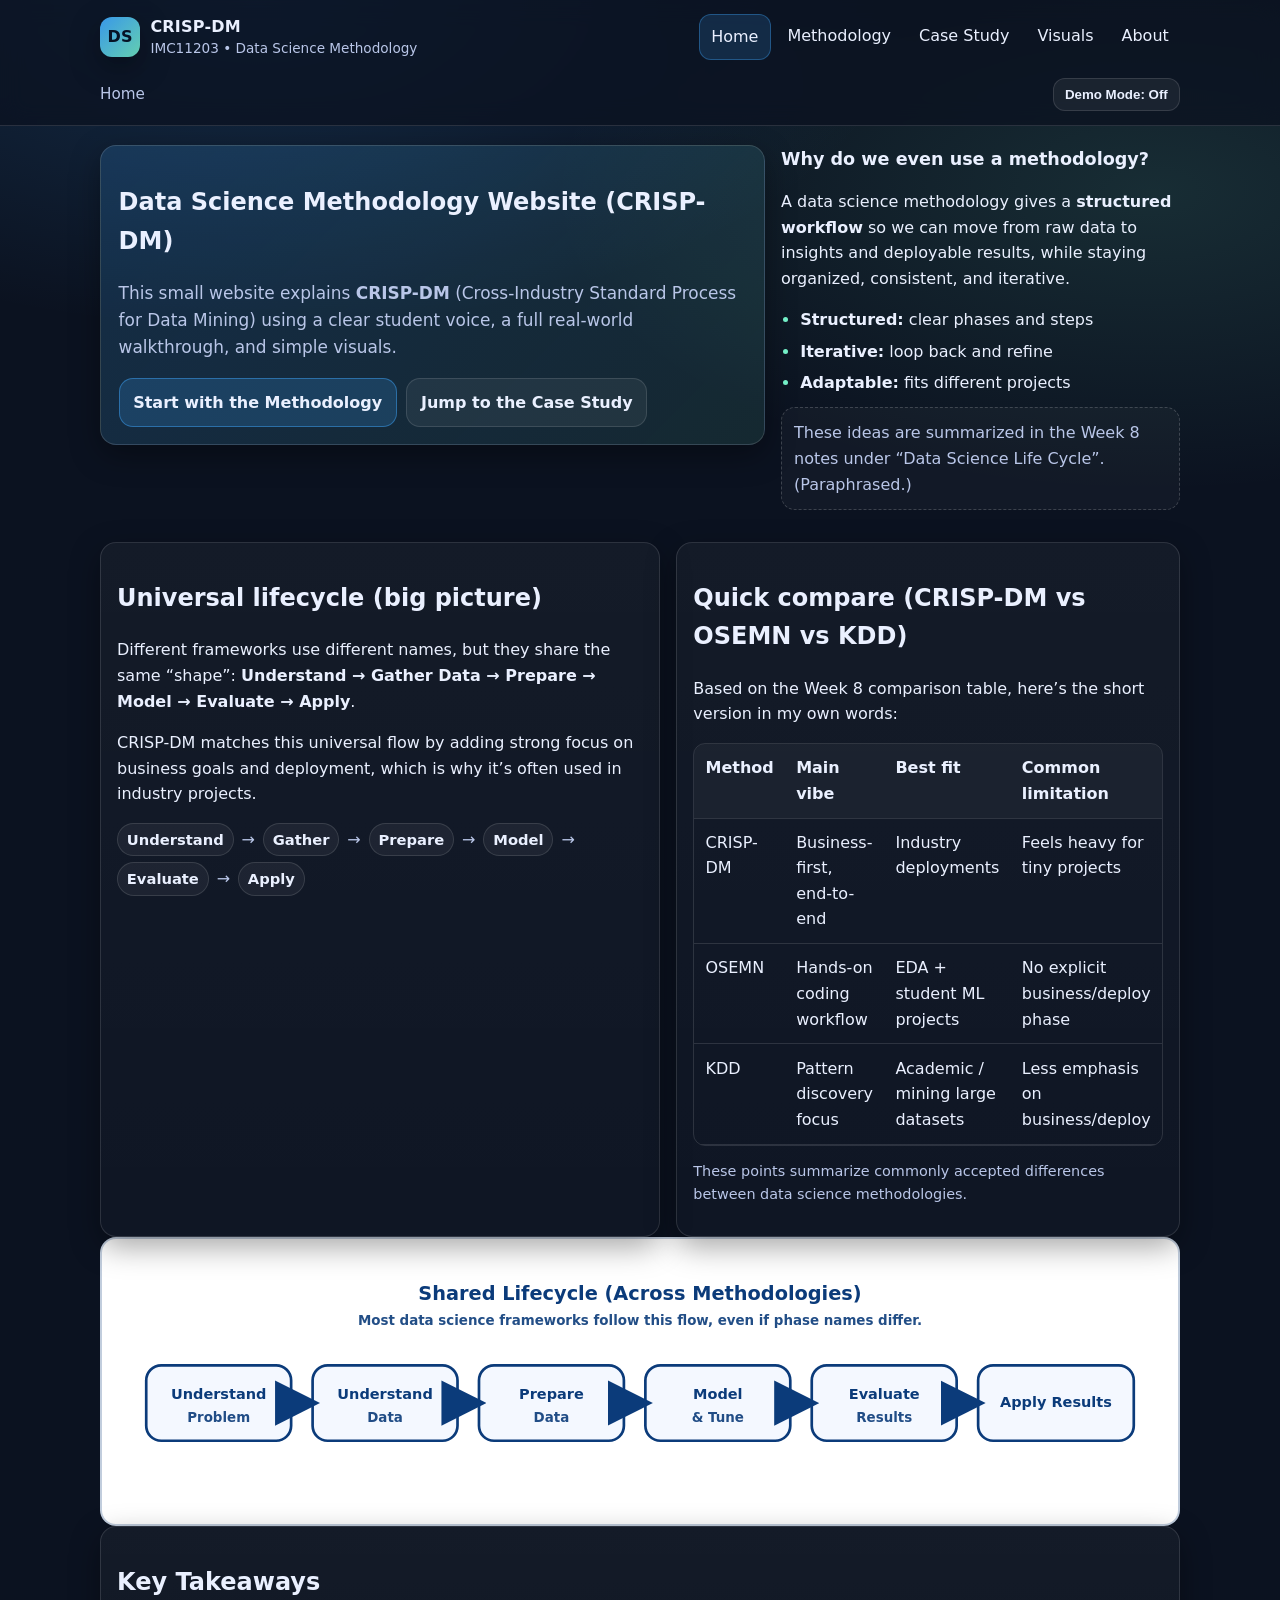
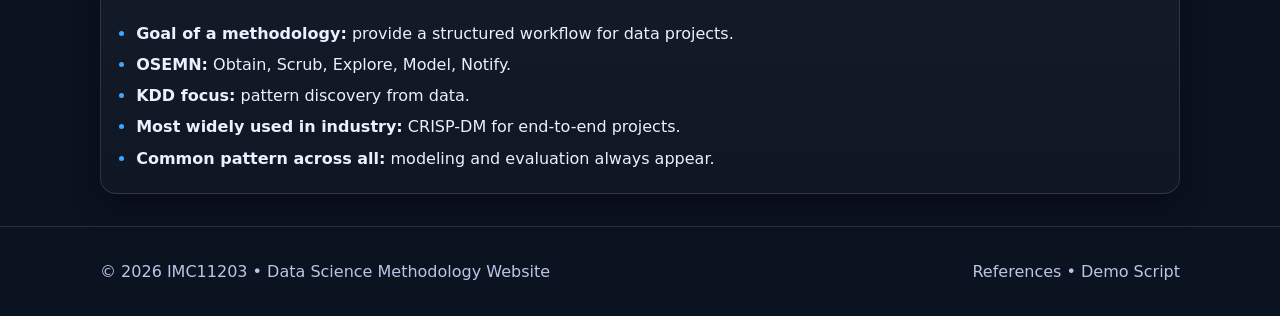
<file: index.html>
<!doctype html>
<html lang="en">
<head>
  <meta charset="utf-8" />
  <meta name="viewport" content="width=device-width, initial-scale=1" />
  <meta name="description" content="IMC11203 Assignment: Data Science Methodology with Web Development (CRISP-DM website)." />
  <meta name="theme-color" content="#0b3b7a" />
  <title>Home • CRISP-DM Methodology Site</title>

  <link rel="icon" href="assets/favicon.svg" type="image/svg+xml" />
  <link rel="stylesheet" href="styles/main.css" />
  <script defer src="scripts/main.js"></script>
</head>

<body data-page="home">
  <a class="skip-link" href="#main">Skip to main content</a>

  <header class="site-header" role="banner">
    <div class="wrap header-row">
      <div class="brand">
        <a class="brand-link" href="index.html" aria-label="Go to Home">
          <span class="brand-mark" aria-hidden="true">DS</span>
          <span class="brand-text">
            <span class="brand-title">CRISP-DM</span>
            <span class="brand-subtitle">IMC11203 • Data Science Methodology</span>
          </span>
        </a>
      </div>

      <nav class="top-nav" aria-label="Primary navigation">
        <button class="nav-toggle" type="button" data-nav-toggle aria-expanded="false" aria-controls="navList">
          Menu
        </button>
        <ul id="navList" class="nav-list">
          <li><a href="index.html" data-nav="home">Home</a></li>
          <li><a href="methodology.html" data-nav="methodology">Methodology</a></li>
          <li><a href="case-study.html" data-nav="case-study">Case Study</a></li>
          <li><a href="visuals.html" data-nav="visuals">Visuals</a></li>
          <li><a href="about.html" data-nav="about">About</a></li>
        </ul>
      </nav>
    </div>

    <div class="wrap breadcrumb-row" aria-label="Breadcrumb">
      <nav class="breadcrumbs">
        <span class="crumb" aria-current="page">Home</span>
      </nav>

      <div class="header-actions">
        <button class="demo-toggle" type="button" data-demo-toggle>
          Demo Mode: <span data-demo-label>Off</span>
        </button>
      </div>
    </div>
  </header>

  <main id="main" class="wrap" role="main">
    <section class="hero">
      <div class="hero-card">
        <h1>Data Science Methodology Website (CRISP-DM)</h1>
        <p class="lead">
          This small website explains <strong>CRISP-DM</strong> (Cross-Industry Standard Process for Data Mining)
          using a clear student voice, a full real-world walkthrough, and simple visuals.
        </p>

        <div class="callouts" data-demo-callout data-demo-only>
          <p><strong>Demo tip:</strong> Turn on <em>Demo Mode</em> in the header to reveal guided callouts for your 10-minute presentation.</p>
        </div>

        <div class="hero-actions">
          <a class="btn primary" href="methodology.html">Start with the Methodology</a>
          <a class="btn" href="case-study.html">Jump to the Case Study</a>
        </div>
      </div>

      <aside class="hero-side">
        <div class="info-card">
          <h2 class="h3">Why do we even use a methodology?</h2>
          <p>
            A data science methodology gives a <strong>structured workflow</strong> so we can move from raw data
            to insights and deployable results, while staying organized, consistent, and iterative.
          </p>
          <ul class="tick">
            <li><strong>Structured:</strong> clear phases and steps</li>
            <li><strong>Iterative:</strong> loop back and refine</li>
            <li><strong>Adaptable:</strong> fits different projects</li>
          </ul>
          <p class="note">
            These ideas are summarized in the Week 8 notes under “Data Science Life Cycle”. (Paraphrased.) 
          </p>
        </div>
      </aside>
    </section>

    <section class="grid two">
      <article class="card">
        <h2>Universal lifecycle (big picture)</h2>
        <p>
          Different frameworks use different names, but they share the same “shape”:
          <strong>Understand → Gather Data → Prepare → Model → Evaluate → Apply</strong>.
        </p>
        <p>
          CRISP-DM matches this universal flow by adding strong focus on business goals and deployment,
          which is why it’s often used in industry projects.
        </p>

        <div class="mini-flow" role="group" aria-label="Universal lifecycle flow">
          <span class="pill">Understand</span>
          <span class="arrow" aria-hidden="true">→</span>
          <span class="pill">Gather</span>
          <span class="arrow" aria-hidden="true">→</span>
          <span class="pill">Prepare</span>
          <span class="arrow" aria-hidden="true">→</span>
          <span class="pill">Model</span>
          <span class="arrow" aria-hidden="true">→</span>
          <span class="pill">Evaluate</span>
          <span class="arrow" aria-hidden="true">→</span>
          <span class="pill">Apply</span>
        </div>

        <div class="callouts" data-demo-callout>
          <p>
            <strong>Demo line:</strong> “Even though names differ (OSEMN, KDD, CRISP-DM), they all follow the same core workflow.”
          </p>
        </div>
      </article>

      <article class="card">
        <h2>Quick compare (CRISP-DM vs OSEMN vs KDD)</h2>
        <p>
          Based on the Week 8 comparison table, here’s the short version in my own words:
        </p>

        <div class="table-wrap" role="region" aria-label="Methodology comparison table" tabindex="0">
          <table class="table">
            <thead>
              <tr>
                <th>Method</th>
                <th>Main vibe</th>
                <th>Best fit</th>
                <th>Common limitation</th>
              </tr>
            </thead>
            <tbody>
              <tr>
                <td>CRISP-DM</td>
                <td>Business-first, end-to-end</td>
                <td>Industry deployments</td>
                <td>Feels heavy for tiny projects</td>
              </tr>
              <tr>
                <td>OSEMN</td>
                <td>Hands-on coding workflow</td>
                <td>EDA + student ML projects</td>
                <td>No explicit business/deploy phase</td>
              </tr>
              <tr>
                <td>KDD</td>
                <td>Pattern discovery focus</td>
                <td>Academic / mining large datasets</td>
                <td>Less emphasis on business/deploy</td>
              </tr>
            </tbody>
          </table>
        </div>

        <p class="fineprint">
          These points summarize commonly accepted differences between data science methodologies.
        </p>
      </article>
    </section>

	<div class="figure-frame">
	  <img class="figure" src="assets/ds-lifecycle.svg"
		   alt="Shared data science lifecycle: understand problem, understand data, prepare data, model, evaluate, and apply results."
		   loading="lazy">
	</div>

    <section class="card">
      <h2>Key Takeaways</h2>
      <ul class="bullets">
        <li><strong>Goal of a methodology:</strong> provide a structured workflow for data projects.</li>
        <li><strong>OSEMN:</strong> Obtain, Scrub, Explore, Model, Notify.</li>
        <li><strong>KDD focus:</strong> pattern discovery from data.</li>
        <li><strong>Most widely used in industry:</strong> CRISP-DM for end-to-end projects.</li>
        <li><strong>Common pattern across all:</strong> modeling and evaluation always appear.</li>
      </ul>

      <div class="callouts" data-demo-callout>
        <p>
          <strong>Demo tip:</strong> Mention 1–2 of these points to show you understand the lecture quiz content.
        </p>
      </div>
    </section>

    <section class="rubric-map" aria-label="Rubric Map" data-demo-only>
      <h2 class="h3">Rubric Map (this page)</h2>
      <ul class="rubric-tags">
        <li>Understanding of Methodology</li>
        <li>Design/UX & Visuals</li>
        <li>Website Functionality & Technical Implementation</li>
        <li>Ability to Perform Technical Demonstration</li>
      </ul>
      <p class="small">
        This page introduces the problem-to-solution lifecycle, gives a quick compare of methodologies, and demonstrates navigation + Demo Mode.
      </p>
    </section>
  </main>

  <footer class="site-footer" role="contentinfo">
    <div class="wrap footer-row">
      <p>© <span data-year></span> IMC11203 • Data Science Methodology Website</p>
      <p><a href="about.html#references">References</a> • <a href="about.html#demo">Demo Script</a></p>
    </div>
  </footer>
</body>
</html>
</file>
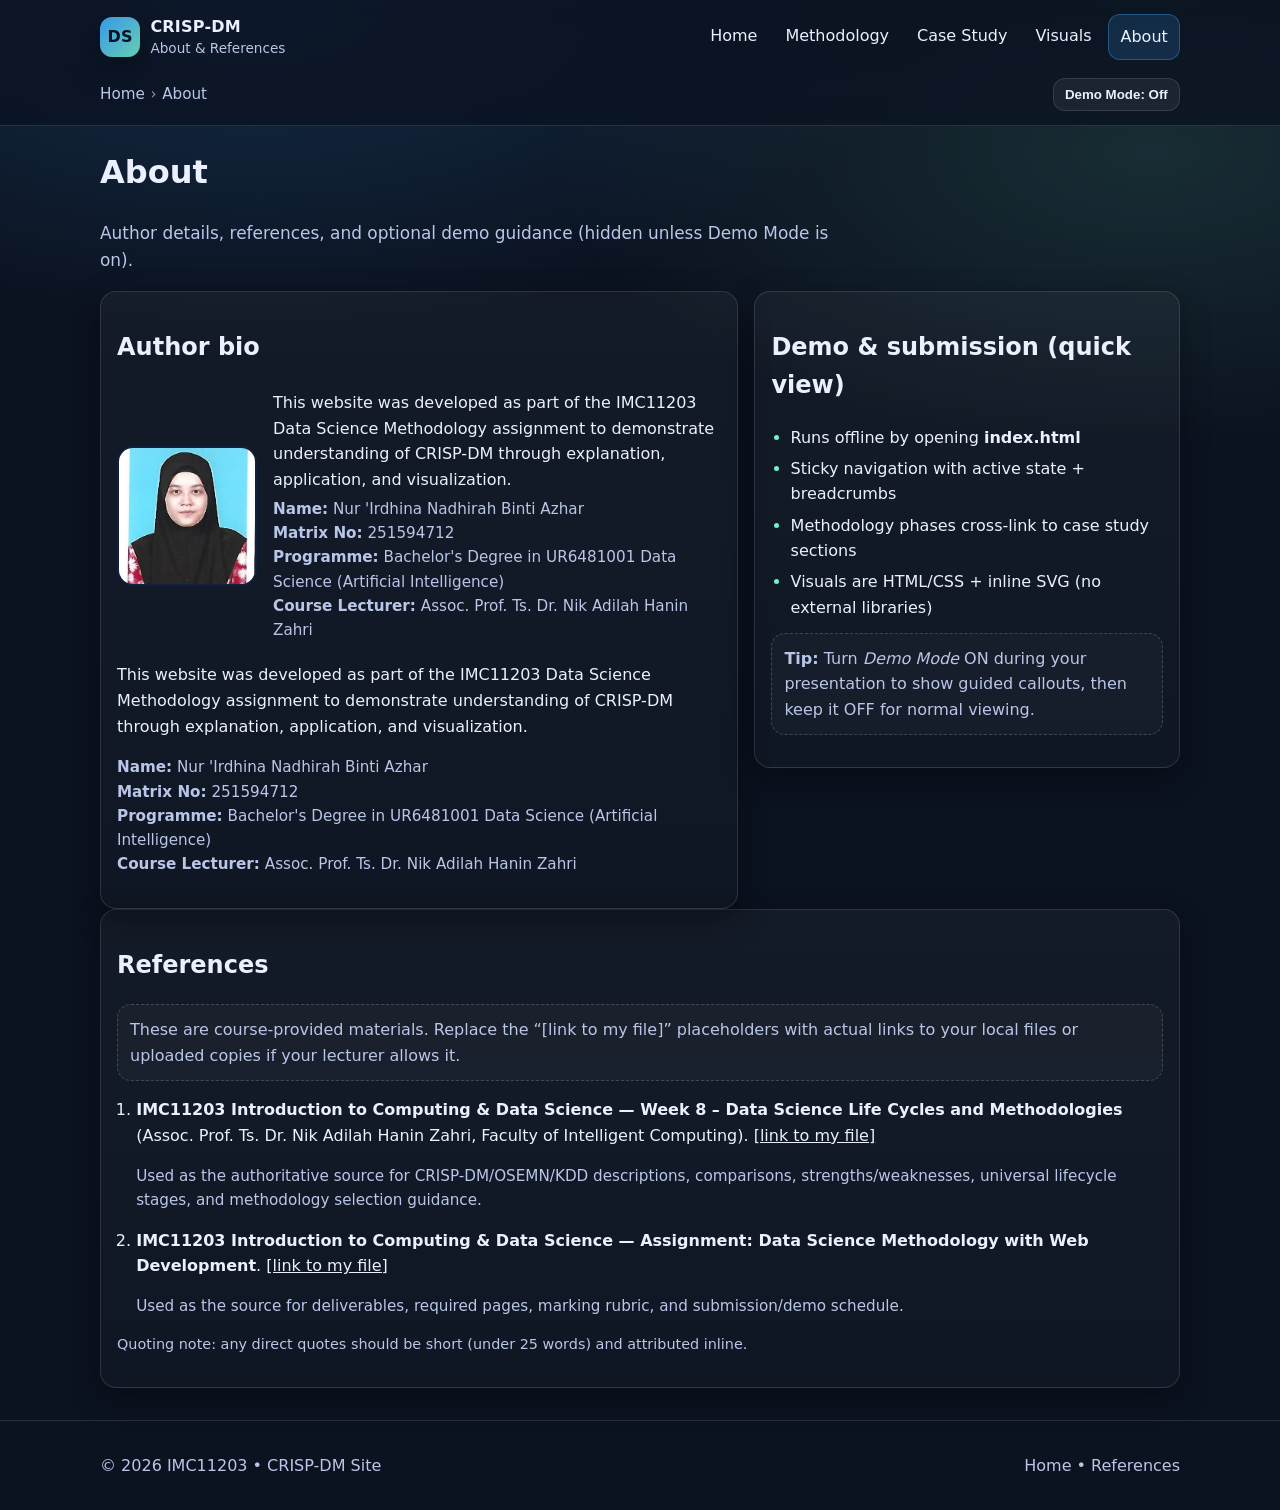
<file: about.html>
<!doctype html>
<html lang="en">
<head>
  <meta charset="utf-8" />
  <meta name="viewport" content="width=device-width, initial-scale=1" />
  <meta name="description" content="About the author, references, demo checklist, and submission steps for the IMC11203 assignment." />
  <meta name="theme-color" content="#0b3b7a" />
  <title>About • CRISP-DM</title>

  <link rel="icon" href="assets/favicon.svg" type="image/svg+xml" />
  <link rel="stylesheet" href="styles/main.css" />
  <script defer src="scripts/main.js"></script>
</head>

<body data-page="about">
  <a class="skip-link" href="#main">Skip to main content</a>

  <header class="site-header" role="banner">
    <div class="wrap header-row">
      <div class="brand">
        <a class="brand-link" href="index.html" aria-label="Go to Home">
          <span class="brand-mark" aria-hidden="true">DS</span>
          <span class="brand-text">
            <span class="brand-title">CRISP-DM</span>
            <span class="brand-subtitle">About & References</span>
          </span>
        </a>
      </div>

      <nav class="top-nav" aria-label="Primary navigation">
        <button class="nav-toggle" type="button" data-nav-toggle aria-expanded="false" aria-controls="navList">
          Menu
        </button>
        <ul id="navList" class="nav-list">
          <li><a href="index.html" data-nav="home">Home</a></li>
          <li><a href="methodology.html" data-nav="methodology">Methodology</a></li>
          <li><a href="case-study.html" data-nav="case-study">Case Study</a></li>
          <li><a href="visuals.html" data-nav="visuals">Visuals</a></li>
          <li><a href="about.html" data-nav="about">About</a></li>
        </ul>
      </nav>
    </div>

    <div class="wrap breadcrumb-row" aria-label="Breadcrumb">
      <nav class="breadcrumbs">
        <a class="crumb" href="index.html">Home</a>
        <span class="sep" aria-hidden="true">›</span>
        <span class="crumb" aria-current="page">About</span>
      </nav>

      <div class="header-actions">
        <button class="demo-toggle" type="button" data-demo-toggle>
          Demo Mode: <span data-demo-label>Off</span>
        </button>
      </div>
    </div>
  </header>

  <main id="main" class="wrap" role="main">
    <header class="page-head">
      <h1>About</h1>
      <p class="lead">Author details, references, and optional demo guidance (hidden unless Demo Mode is on).</p>
    </header>

    <!-- Two-column section (prevents empty layout on desktop) -->
    <section class="grid two" aria-label="About overview">
      <article class="card">
        <h2>Author bio</h2>
		<div class="author">
	  <img
		src="assets/author.jpg"
		alt="Portrait of Nur 'Irdhina Nadhirah Binti Azhar, author of the CRISP-DM methodology website"
		class="author-photo"
		loading="lazy"
	  />

	  <div class="author-text">
		<p>
		  This website was developed as part of the IMC11203 Data Science Methodology
		  assignment to demonstrate understanding of CRISP-DM through explanation,
		  application, and visualization.
		</p>

		<p class="small">
		  <strong>Name:</strong> Nur 'Irdhina Nadhirah Binti Azhar<br />
		  <strong>Matrix No:</strong> 251594712<br />
		  <strong>Programme:</strong> Bachelor's Degree in UR6481001 Data Science (Artificial Intelligence)<br />
		  <strong>Course Lecturer:</strong> Assoc. Prof. Ts. Dr. Nik Adilah Hanin Zahri
		</p>
	  </div>
	</div>

        <p>
          This website was developed as part of the IMC11203 Data Science Methodology assignment to demonstrate
          understanding of CRISP-DM through explanation, application, and visualization.
        </p>

        <p class="small">
          <strong>Name:</strong> Nur 'Irdhina Nadhirah Binti Azhar<br />
          <strong>Matrix No:</strong> 251594712<br />
          <strong>Programme:</strong> Bachelor's Degree in UR6481001 Data Science (Artificial Intelligence)<br />
          <strong>Course Lecturer:</strong> Assoc. Prof. Ts. Dr. Nik Adilah Hanin Zahri
        </p>

        <!-- Demo-only callout -->
        <div class="callouts" data-demo-callout data-demo-only>
          <p><strong>Demo tip:</strong> Mention accessibility features: skip link, landmarks, heading order, keyboard focus.</p>
        </div>
      </article>

      <article class="card">
        <h2>Demo & submission (quick view)</h2>
        <ul class="tick">
          <li>Runs offline by opening <strong>index.html</strong></li>
          <li>Sticky navigation with active state + breadcrumbs</li>
          <li>Methodology phases cross-link to case study sections</li>
          <li>Visuals are HTML/CSS + inline SVG (no external libraries)</li>
        </ul>

        <p class="note">
          <strong>Tip:</strong> Turn <em>Demo Mode</em> ON during your presentation to show guided callouts,
          then keep it OFF for normal viewing.
        </p>

        <!-- Demo-only callout -->
        <div class="callouts" data-demo-callout data-demo-only>
          <p><strong>Demo tip:</strong> Show <code>styles/main.css</code> (mobile-first + print CSS) and <code>scripts/main.js</code> (Demo Mode toggle).</p>
        </div>
      </article>
    </section>

    <!-- References (required content) -->
    <section class="card" id="references">
      <h2>References</h2>
      <p class="note">
        These are course-provided materials. Replace the “[link to my file]” placeholders with actual links to your local files
        or uploaded copies if your lecturer allows it.
      </p>

      <ol class="refs">
        <li>
          <strong>IMC11203 Introduction to Computing &amp; Data Science — Week 8 – Data Science Life Cycles and Methodologies</strong>
          (Assoc. Prof. Ts. Dr. Nik Adilah Hanin Zahri, Faculty of Intelligent Computing).
          <a href="#" aria-label="Placeholder link to Week 8 PDF">[link to my file]</a>
          <p class="small">
            Used as the authoritative source for CRISP-DM/OSEMN/KDD descriptions, comparisons, strengths/weaknesses,
            universal lifecycle stages, and methodology selection guidance.
          </p>
        </li>

        <li>
          <strong>IMC11203 Introduction to Computing &amp; Data Science — Assignment: Data Science Methodology with Web Development</strong>.
          <a href="#" aria-label="Placeholder link to Assignment PDF">[link to my file]</a>
          <p class="small">
            Used as the source for deliverables, required pages, marking rubric, and submission/demo schedule.
          </p>
        </li>
      </ol>

      <p class="fineprint">
        Quoting note: any direct quotes should be short (under 25 words) and attributed inline.
      </p>
    </section>

    <!-- Rubric map (demo-only) -->
    <section class="rubric-map" aria-label="Rubric Map" data-demo-only>
      <h2 class="h3">Rubric Map (this page)</h2>
      <ul class="rubric-tags">
        <li>Ability to Perform Technical Demonstration</li>
        <li>Website Functionality &amp; Technical Implementation</li>
        <li>Design/UX &amp; Visual Appeal</li>
        <li>Visual Elements &amp; Web Content Presentation</li>
      </ul>
      <p class="small">
        This page provides author details and the required references. Demo-only guidance is hidden unless Demo Mode is enabled.
      </p>
    </section>
  </main>

  <footer class="site-footer" role="contentinfo">
    <div class="wrap footer-row">
      <p>© <span data-year></span> IMC11203 • CRISP-DM Site</p>
      <p><a href="index.html">Home</a> • <a href="#references">References</a></p>
    </div>
  </footer>
</body>
</html>
</file>
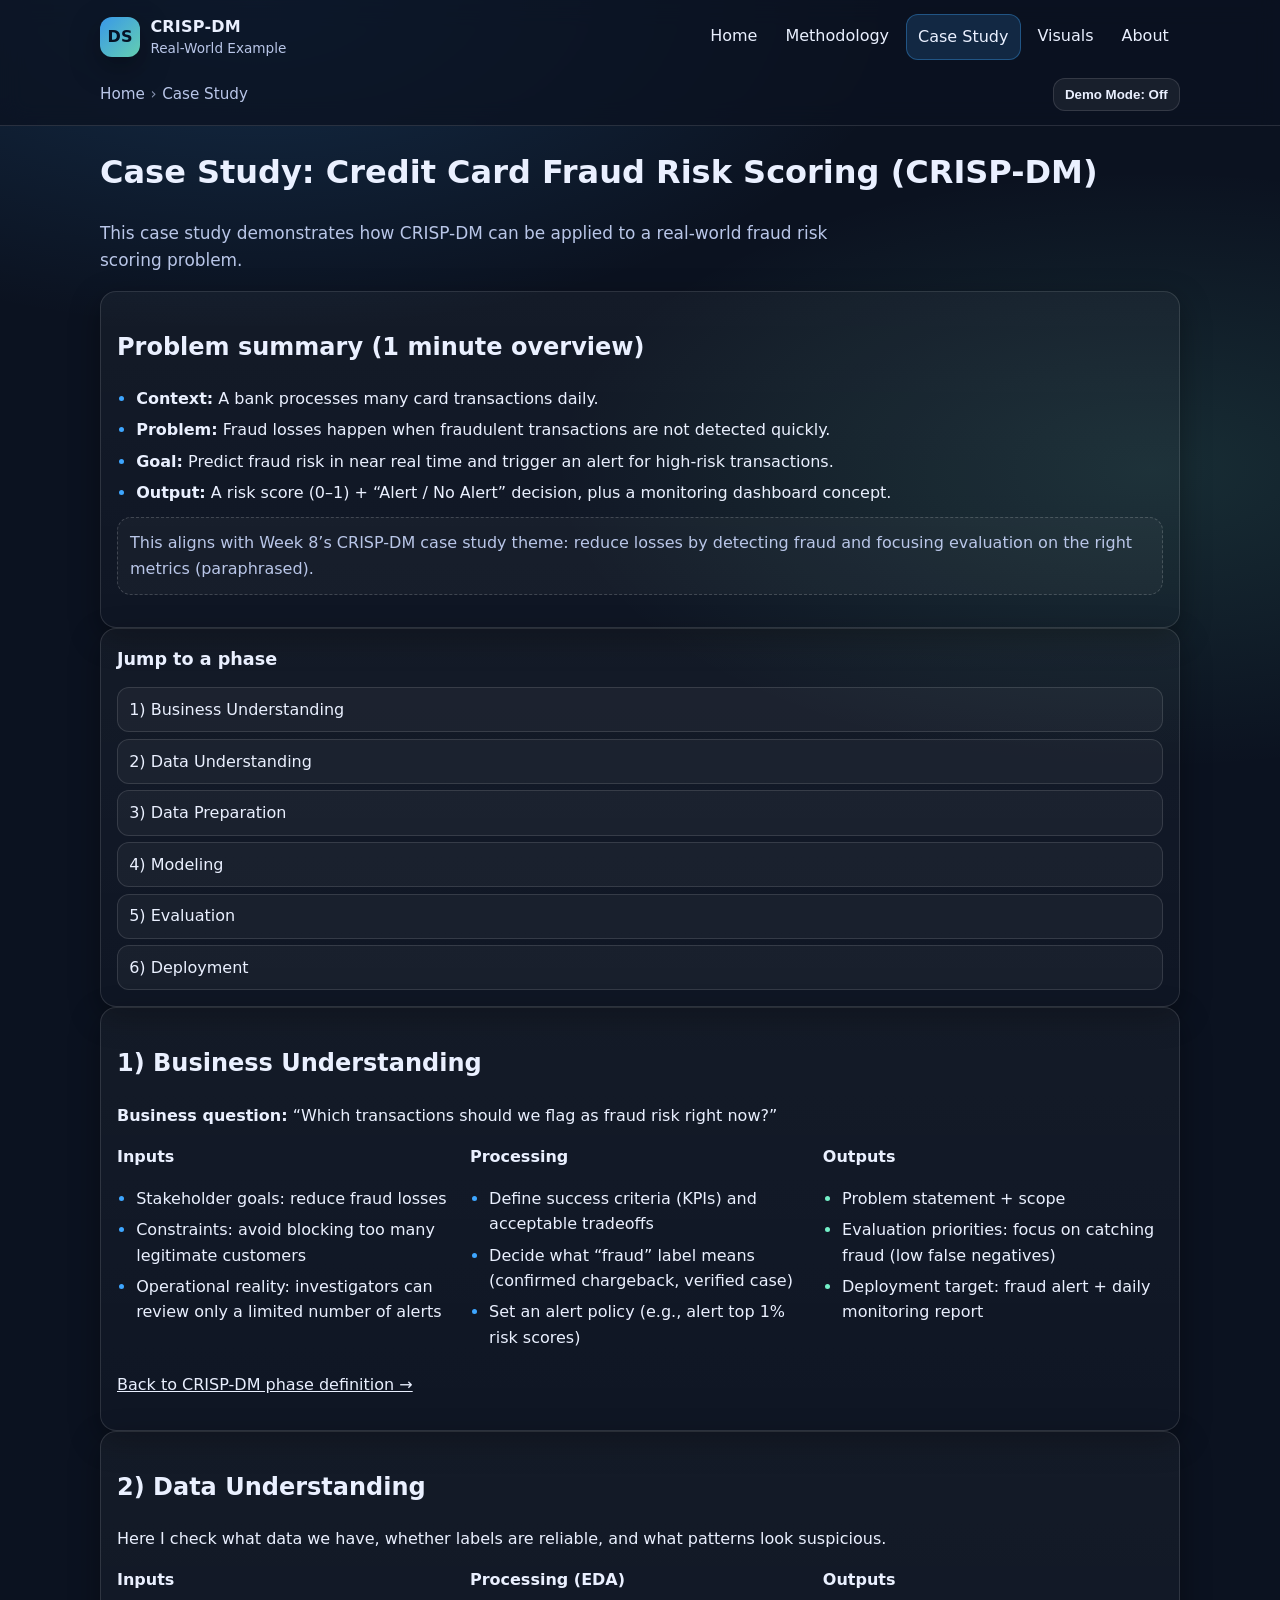
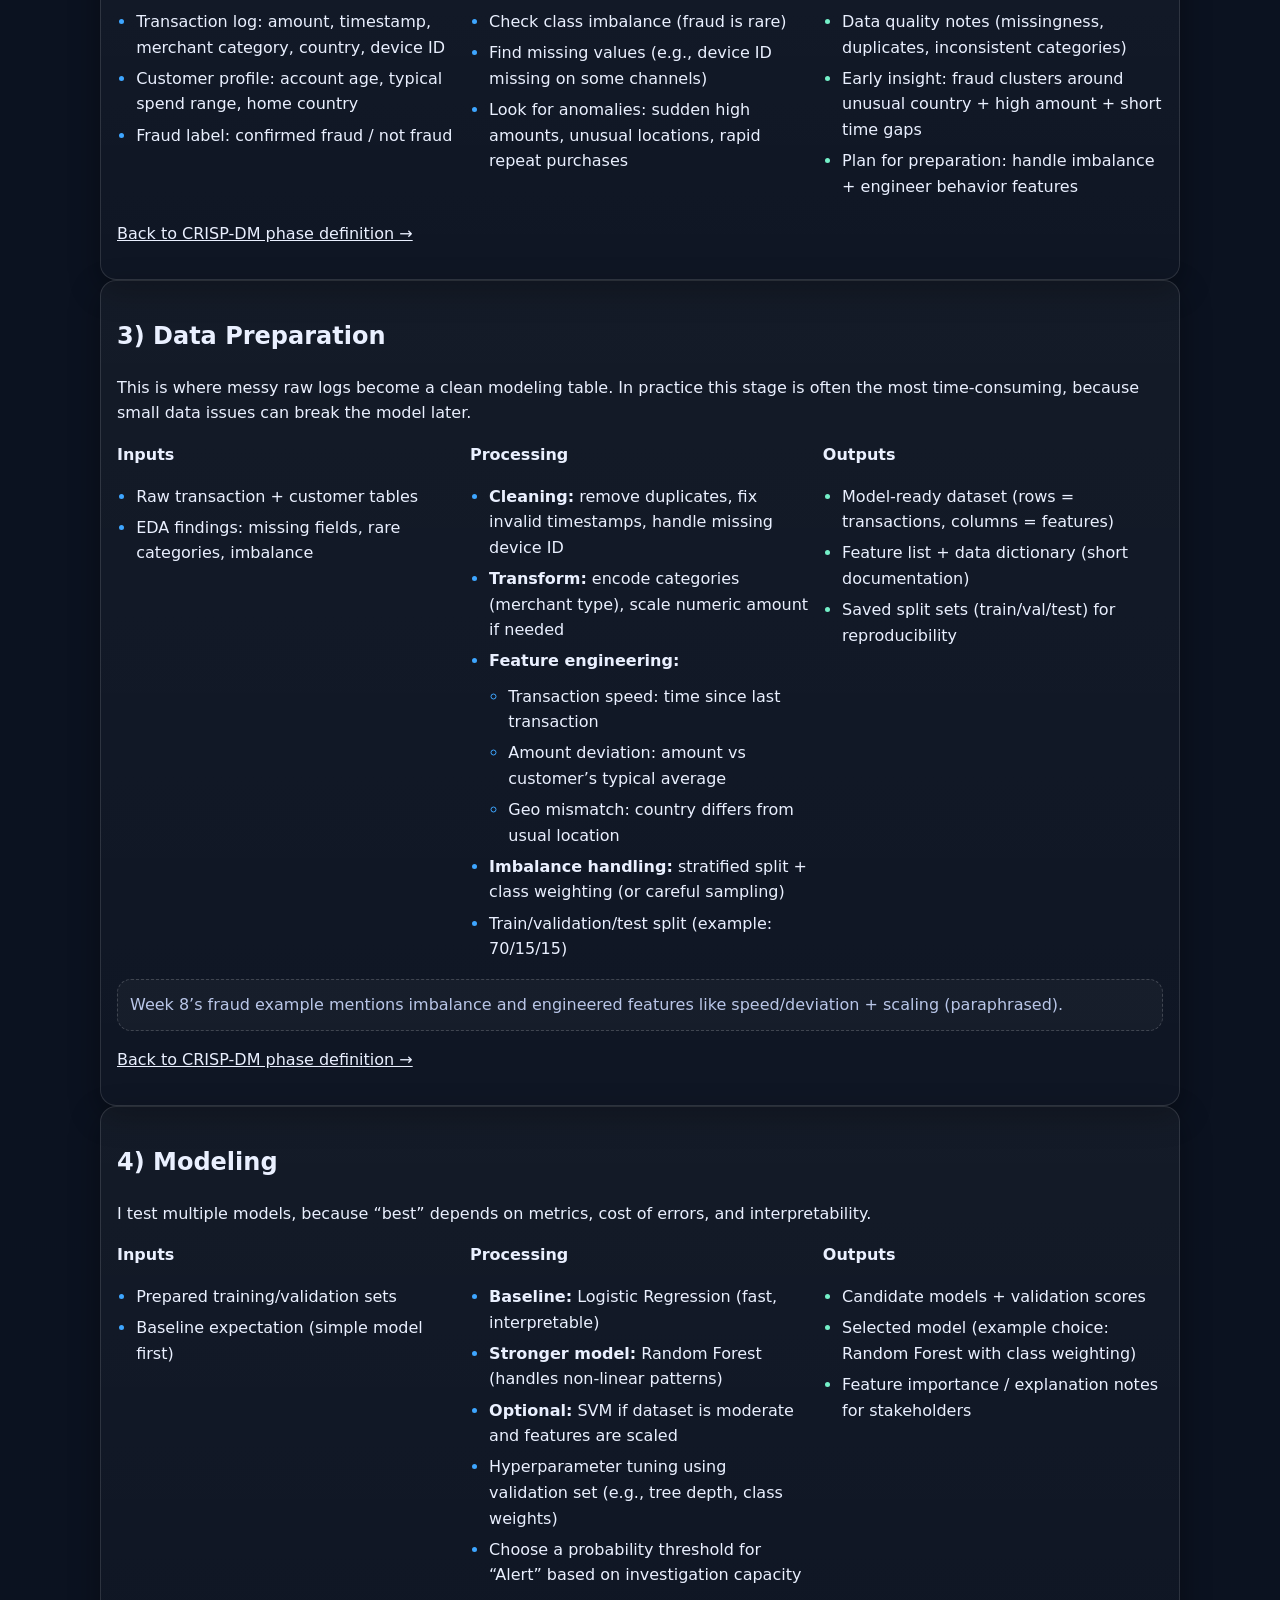
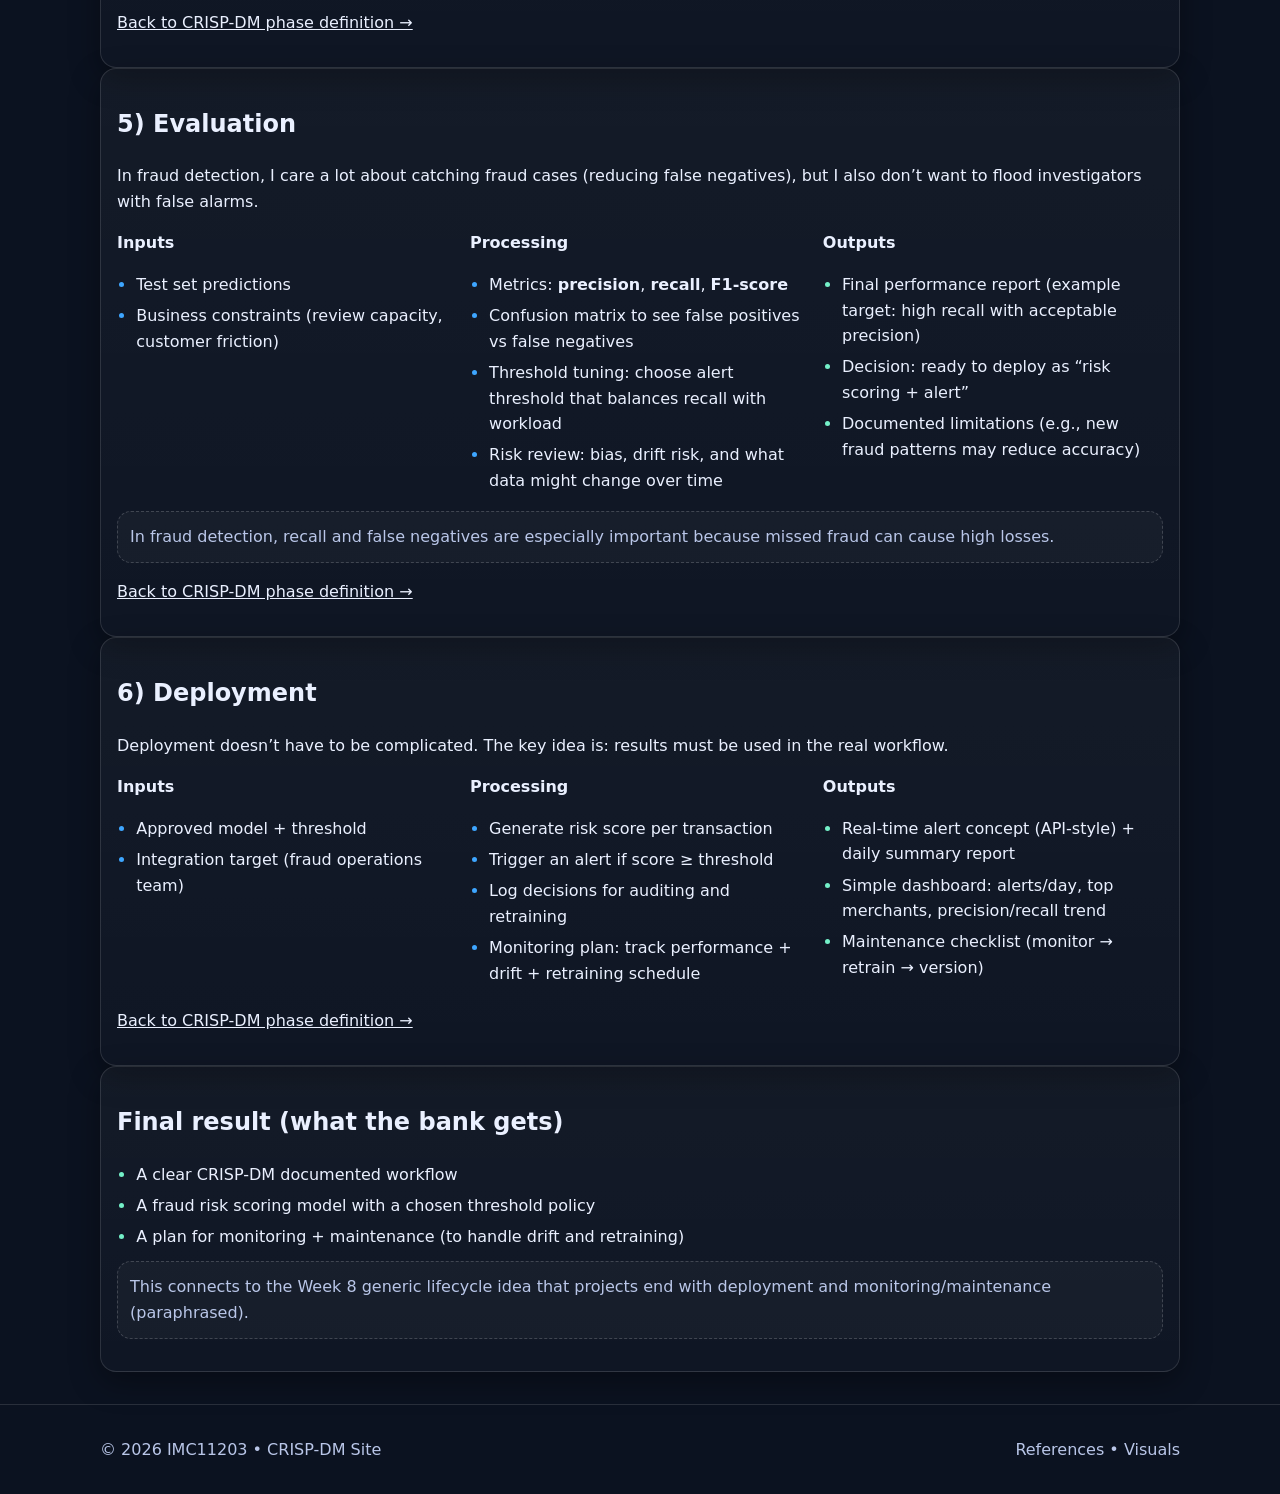
<file: case-study.html>
<!doctype html>
<html lang="en">
<head>
  <meta charset="utf-8" />
  <meta name="viewport" content="width=device-width, initial-scale=1" />
  <meta name="description" content="CRISP-DM case study: full phase-by-phase real-world example with inputs, processing, outputs, and deployment." />
  <meta name="theme-color" content="#0b3b7a" />
  <title>Case Study • CRISP-DM</title>

  <link rel="icon" href="assets/favicon.svg" type="image/svg+xml" />
  <link rel="stylesheet" href="styles/main.css" />
  <script defer src="scripts/main.js"></script>
</head>

<body data-page="case-study">
  <a class="skip-link" href="#main">Skip to main content</a>

  <header class="site-header" role="banner">
    <div class="wrap header-row">
      <div class="brand">
        <a class="brand-link" href="index.html" aria-label="Go to Home">
          <span class="brand-mark" aria-hidden="true">DS</span>
          <span class="brand-text">
            <span class="brand-title">CRISP-DM</span>
            <span class="brand-subtitle">Real-World Example</span>
          </span>
        </a>
      </div>

      <nav class="top-nav" aria-label="Primary navigation">
        <button class="nav-toggle" type="button" data-nav-toggle aria-expanded="false" aria-controls="navList">
          Menu
        </button>
        <ul id="navList" class="nav-list">
          <li><a href="index.html" data-nav="home">Home</a></li>
          <li><a href="methodology.html" data-nav="methodology">Methodology</a></li>
          <li><a href="case-study.html" data-nav="case-study">Case Study</a></li>
          <li><a href="visuals.html" data-nav="visuals">Visuals</a></li>
          <li><a href="about.html" data-nav="about">About</a></li>
        </ul>
      </nav>
    </div>

    <div class="wrap breadcrumb-row" aria-label="Breadcrumb">
      <nav class="breadcrumbs">
        <a class="crumb" href="index.html">Home</a>
        <span class="sep" aria-hidden="true">›</span>
        <span class="crumb" aria-current="page">Case Study</span>
      </nav>

      <div class="header-actions">
        <button class="demo-toggle" type="button" data-demo-toggle>
          Demo Mode: <span data-demo-label>Off</span>
        </button>
      </div>
    </div>
  </header>

  <main id="main" class="wrap" role="main">
    <header class="page-head">
      <h1>Case Study: Credit Card Fraud Risk Scoring (CRISP-DM)</h1>
      <p class="lead">
        This case study demonstrates how CRISP-DM can be applied to a real-world fraud risk scoring problem.
      </p>

      <div class="callouts" data-demo-callout data-demo-only>
        <p>
          <strong>Demo tip:</strong> Point out the structure: each phase shows inputs → processing → outputs,
          which matches the rubric’s “data inputs, processing steps, tools, outputs, correct sequencing”.
        </p>
      </div>
    </header>

    <section class="card">
      <h2>Problem summary (1 minute overview)</h2>
      <ul class="bullets">
        <li><strong>Context:</strong> A bank processes many card transactions daily.</li>
        <li><strong>Problem:</strong> Fraud losses happen when fraudulent transactions are not detected quickly.</li>
        <li><strong>Goal:</strong> Predict fraud risk in near real time and trigger an alert for high-risk transactions.</li>
        <li><strong>Output:</strong> A risk score (0–1) + “Alert / No Alert” decision, plus a monitoring dashboard concept.</li>
      </ul>
      <p class="note">
        This aligns with Week 8’s CRISP-DM case study theme: reduce losses by detecting fraud and focusing evaluation on the right metrics (paraphrased).
      </p>
    </section>

    <nav class="subnav card" aria-label="Case study sections">
      <h2 class="h3">Jump to a phase</h2>
      <ul class="subnav-list">
        <li><a href="#cs-business">1) Business Understanding</a></li>
        <li><a href="#cs-data-understanding">2) Data Understanding</a></li>
        <li><a href="#cs-data-prep">3) Data Preparation</a></li>
        <li><a href="#cs-modeling">4) Modeling</a></li>
        <li><a href="#cs-evaluation">5) Evaluation</a></li>
        <li><a href="#cs-deployment">6) Deployment</a></li>
      </ul>
    </nav>

    <!-- 1 -->
    <section class="card phase-card" id="cs-business">
      <h2>1) Business Understanding</h2>
      <p><strong>Business question:</strong> “Which transactions should we flag as fraud risk right now?”</p>

      <div class="io-grid" role="group" aria-label="Inputs processing outputs for business understanding">
        <div>
          <h3 class="h4">Inputs</h3>
          <ul class="bullets">
            <li>Stakeholder goals: reduce fraud losses</li>
            <li>Constraints: avoid blocking too many legitimate customers</li>
            <li>Operational reality: investigators can review only a limited number of alerts</li>
          </ul>
        </div>
        <div>
          <h3 class="h4">Processing</h3>
          <ul class="bullets">
            <li>Define success criteria (KPIs) and acceptable tradeoffs</li>
            <li>Decide what “fraud” label means (confirmed chargeback, verified case)</li>
            <li>Set an alert policy (e.g., alert top 1% risk scores)</li>
          </ul>
        </div>
        <div>
          <h3 class="h4">Outputs</h3>
          <ul class="tick">
            <li>Problem statement + scope</li>
            <li>Evaluation priorities: focus on catching fraud (low false negatives)</li>
            <li>Deployment target: fraud alert + daily monitoring report</li>
          </ul>
        </div>
      </div>

      <p class="links">
        <a href="methodology.html#phase-1">Back to CRISP-DM phase definition →</a>
      </p>
    </section>

    <!-- 2 -->
    <section class="card phase-card" id="cs-data-understanding">
      <h2>2) Data Understanding</h2>
      <p>
        Here I check what data we have, whether labels are reliable, and what patterns look suspicious.
      </p>

      <div class="io-grid" role="group" aria-label="Inputs processing outputs for data understanding">
        <div>
          <h3 class="h4">Inputs</h3>
          <ul class="bullets">
            <li>Transaction log: amount, timestamp, merchant category, country, device ID</li>
            <li>Customer profile: account age, typical spend range, home country</li>
            <li>Fraud label: confirmed fraud / not fraud</li>
          </ul>
        </div>
        <div>
          <h3 class="h4">Processing (EDA)</h3>
          <ul class="bullets">
            <li>Check class imbalance (fraud is rare)</li>
            <li>Find missing values (e.g., device ID missing on some channels)</li>
            <li>Look for anomalies: sudden high amounts, unusual locations, rapid repeat purchases</li>
          </ul>
        </div>
        <div>
          <h3 class="h4">Outputs</h3>
          <ul class="tick">
            <li>Data quality notes (missingness, duplicates, inconsistent categories)</li>
            <li>Early insight: fraud clusters around unusual country + high amount + short time gaps</li>
            <li>Plan for preparation: handle imbalance + engineer behavior features</li>
          </ul>
        </div>
      </div>

      <p class="links">
        <a href="methodology.html#phase-2">Back to CRISP-DM phase definition →</a>
      </p>
    </section>

    <!-- 3 -->
    <section class="card phase-card" id="cs-data-prep">
      <h2>3) Data Preparation</h2>
      <p>
        This is where messy raw logs become a clean modeling table. In practice this stage is often the most time-consuming,
        because small data issues can break the model later.
      </p>

      <div class="io-grid" role="group" aria-label="Inputs processing outputs for data preparation">
        <div>
          <h3 class="h4">Inputs</h3>
          <ul class="bullets">
            <li>Raw transaction + customer tables</li>
            <li>EDA findings: missing fields, rare categories, imbalance</li>
          </ul>
        </div>
        <div>
          <h3 class="h4">Processing</h3>
          <ul class="bullets">
            <li><strong>Cleaning:</strong> remove duplicates, fix invalid timestamps, handle missing device ID</li>
            <li><strong>Transform:</strong> encode categories (merchant type), scale numeric amount if needed</li>
            <li><strong>Feature engineering:</strong>
              <ul class="bullets">
                <li>Transaction speed: time since last transaction</li>
                <li>Amount deviation: amount vs customer’s typical average</li>
                <li>Geo mismatch: country differs from usual location</li>
              </ul>
            </li>
            <li><strong>Imbalance handling:</strong> stratified split + class weighting (or careful sampling)</li>
            <li>Train/validation/test split (example: 70/15/15)</li>
          </ul>
        </div>
        <div>
          <h3 class="h4">Outputs</h3>
          <ul class="tick">
            <li>Model-ready dataset (rows = transactions, columns = features)</li>
            <li>Feature list + data dictionary (short documentation)</li>
            <li>Saved split sets (train/val/test) for reproducibility</li>
          </ul>
        </div>
      </div>

      <p class="note">
        Week 8’s fraud example mentions imbalance and engineered features like speed/deviation + scaling (paraphrased).
      </p>

      <p class="links">
        <a href="methodology.html#phase-3">Back to CRISP-DM phase definition →</a>
      </p>
    </section>

    <!-- 4 -->
    <section class="card phase-card" id="cs-modeling">
      <h2>4) Modeling</h2>
      <p>
        I test multiple models, because “best” depends on metrics, cost of errors, and interpretability.
      </p>

      <div class="io-grid" role="group" aria-label="Inputs processing outputs for modeling">
        <div>
          <h3 class="h4">Inputs</h3>
          <ul class="bullets">
            <li>Prepared training/validation sets</li>
            <li>Baseline expectation (simple model first)</li>
          </ul>
        </div>
        <div>
          <h3 class="h4">Processing</h3>
          <ul class="bullets">
            <li><strong>Baseline:</strong> Logistic Regression (fast, interpretable)</li>
            <li><strong>Stronger model:</strong> Random Forest (handles non-linear patterns)</li>
            <li><strong>Optional:</strong> SVM if dataset is moderate and features are scaled</li>
            <li>Hyperparameter tuning using validation set (e.g., tree depth, class weights)</li>
            <li>Choose a probability threshold for “Alert” based on investigation capacity</li>
          </ul>
        </div>
        <div>
          <h3 class="h4">Outputs</h3>
          <ul class="tick">
            <li>Candidate models + validation scores</li>
            <li>Selected model (example choice: Random Forest with class weighting)</li>
            <li>Feature importance / explanation notes for stakeholders</li>
          </ul>
        </div>
      </div>

      <p class="links">
        <a href="methodology.html#phase-4">Back to CRISP-DM phase definition →</a>
      </p>
    </section>

    <!-- 5 -->
    <section class="card phase-card" id="cs-evaluation">
      <h2>5) Evaluation</h2>
      <p>
        In fraud detection, I care a lot about catching fraud cases (reducing false negatives),
        but I also don’t want to flood investigators with false alarms.
      </p>

      <div class="io-grid" role="group" aria-label="Inputs processing outputs for evaluation">
        <div>
          <h3 class="h4">Inputs</h3>
          <ul class="bullets">
            <li>Test set predictions</li>
            <li>Business constraints (review capacity, customer friction)</li>
          </ul>
        </div>
        <div>
          <h3 class="h4">Processing</h3>
          <ul class="bullets">
            <li>Metrics: <strong>precision</strong>, <strong>recall</strong>, <strong>F1-score</strong></li>
            <li>Confusion matrix to see false positives vs false negatives</li>
            <li>Threshold tuning: choose alert threshold that balances recall with workload</li>
            <li>Risk review: bias, drift risk, and what data might change over time</li>
          </ul>
        </div>
        <div>
          <h3 class="h4">Outputs</h3>
          <ul class="tick">
            <li>Final performance report (example target: high recall with acceptable precision)</li>
            <li>Decision: ready to deploy as “risk scoring + alert”</li>
            <li>Documented limitations (e.g., new fraud patterns may reduce accuracy)</li>
          </ul>
        </div>
      </div>

      <p class="note">
        In fraud detection, recall and false negatives are especially important because missed fraud can cause high losses.
      </p>

      <p class="links">
        <a href="methodology.html#phase-5">Back to CRISP-DM phase definition →</a>
      </p>
    </section>

    <!-- 6 -->
    <section class="card phase-card" id="cs-deployment">
      <h2>6) Deployment</h2>
      <p>
        Deployment doesn’t have to be complicated. The key idea is: results must be used in the real workflow.
      </p>

      <div class="io-grid" role="group" aria-label="Inputs processing outputs for deployment">
        <div>
          <h3 class="h4">Inputs</h3>
          <ul class="bullets">
            <li>Approved model + threshold</li>
            <li>Integration target (fraud operations team)</li>
          </ul>
        </div>
        <div>
          <h3 class="h4">Processing</h3>
          <ul class="bullets">
            <li>Generate risk score per transaction</li>
            <li>Trigger an alert if score ≥ threshold</li>
            <li>Log decisions for auditing and retraining</li>
            <li>Monitoring plan: track performance + drift + retraining schedule</li>
          </ul>
        </div>
        <div>
          <h3 class="h4">Outputs</h3>
          <ul class="tick">
            <li>Real-time alert concept (API-style) + daily summary report</li>
            <li>Simple dashboard: alerts/day, top merchants, precision/recall trend</li>
            <li>Maintenance checklist (monitor → retrain → version)</li>
          </ul>
        </div>
      </div>

      <div class="callouts" data-demo-callout>
        <p><strong>Demo line:</strong> “CRISP-DM ends with deployment so the insight becomes business value, not just a model file.”</p>
      </div>

      <p class="links">
        <a href="methodology.html#phase-6">Back to CRISP-DM phase definition →</a>
      </p>
    </section>

    <section class="card">
      <h2>Final result (what the bank gets)</h2>
      <ul class="tick">
        <li>A clear CRISP-DM documented workflow</li>
        <li>A fraud risk scoring model with a chosen threshold policy</li>
        <li>A plan for monitoring + maintenance (to handle drift and retraining)</li>
      </ul>
      <p class="note">
        This connects to the Week 8 generic lifecycle idea that projects end with deployment and monitoring/maintenance (paraphrased).
      </p>
    </section>

    <section class="rubric-map" aria-label="Rubric Map" data-demo-only>
      <h2 class="h3">Rubric Map (this page)</h2>
      <ul class="rubric-tags">
        <li>Application to Real-World Example</li>
        <li>Understanding of Methodology</li>
        <li>Visual Elements & Web Content Presentation</li>
        <li>Ability to Perform Technical Demonstration</li>
      </ul>
      <p class="small">
        This page applies CRISP-DM systematically with inputs, processing steps, tools, outputs, evaluation metrics, and a deployment outcome.
      </p>
    </section>
  </main>

  <footer class="site-footer" role="contentinfo">
    <div class="wrap footer-row">
      <p>© <span data-year></span> IMC11203 • CRISP-DM Site</p>
      <p><a href="about.html#references">References</a> • <a href="visuals.html">Visuals</a></p>
    </div>
  </footer>
</body>
</html>
</file>
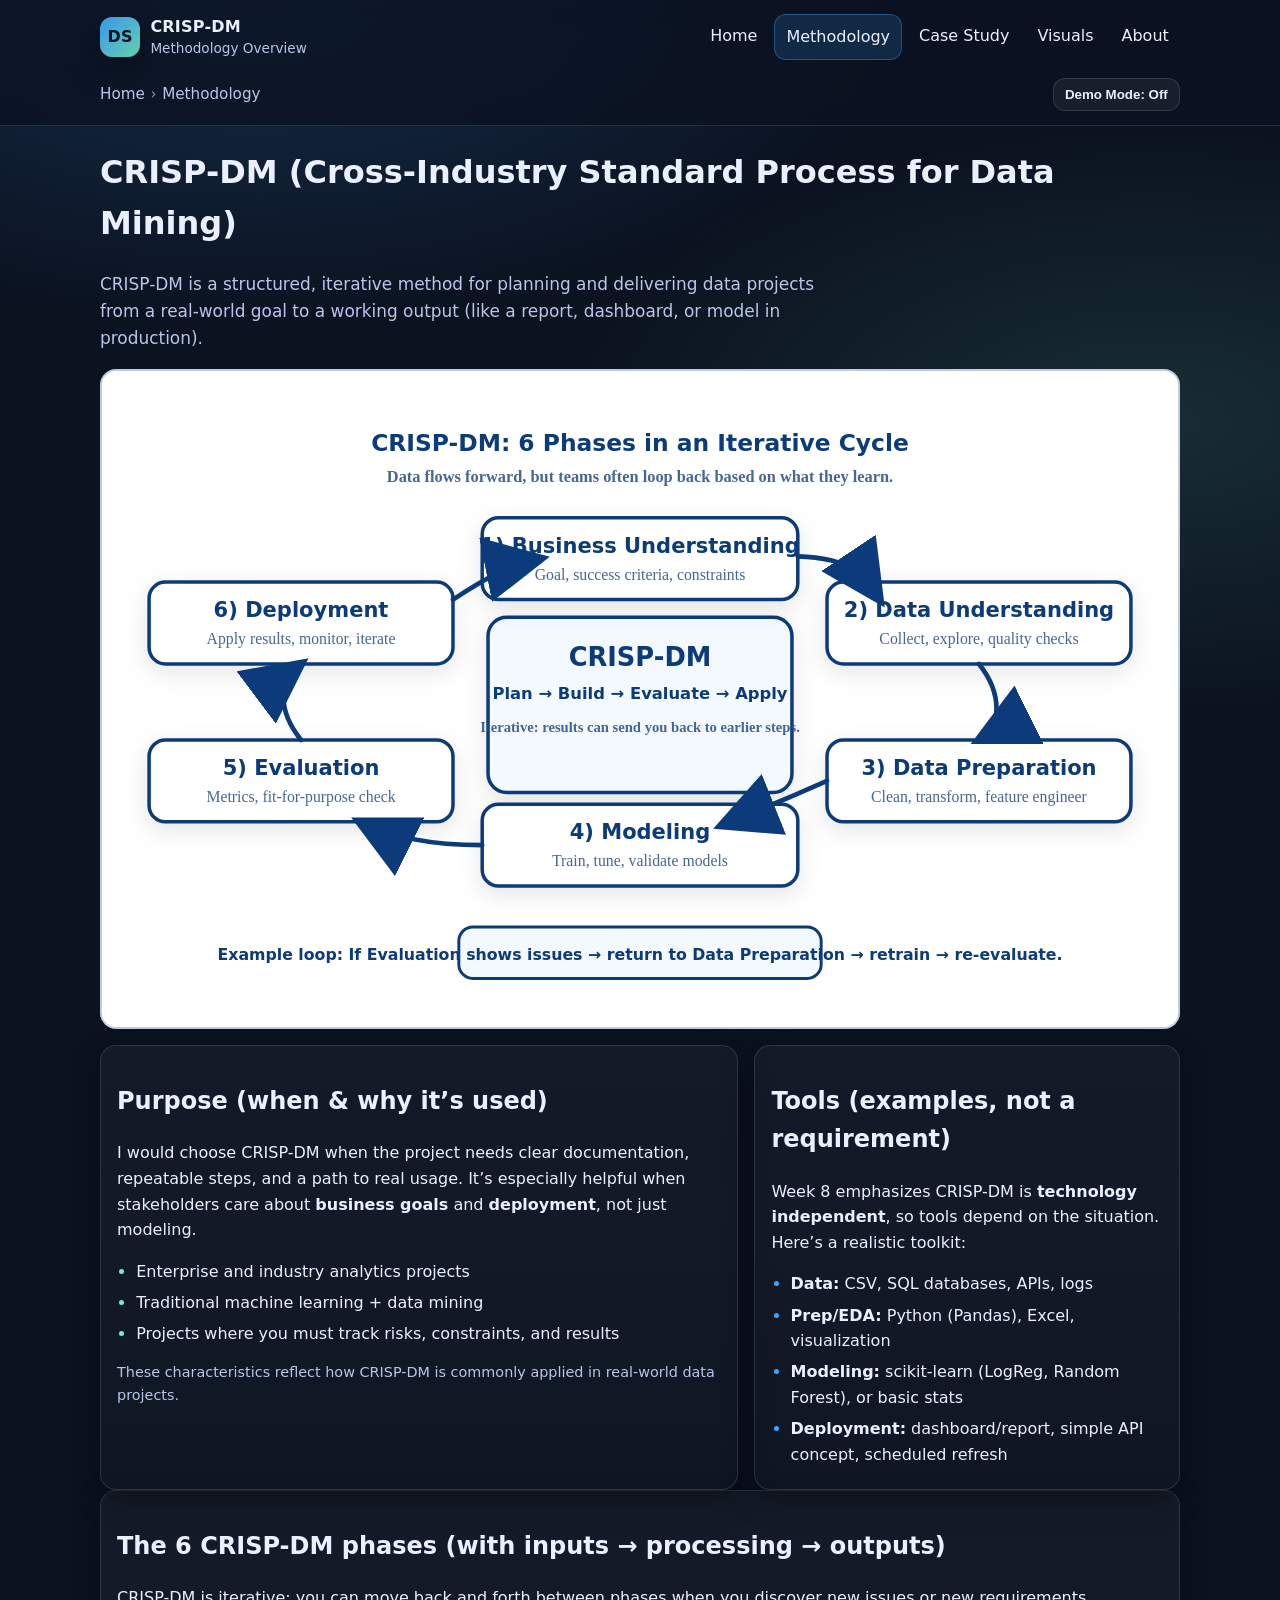
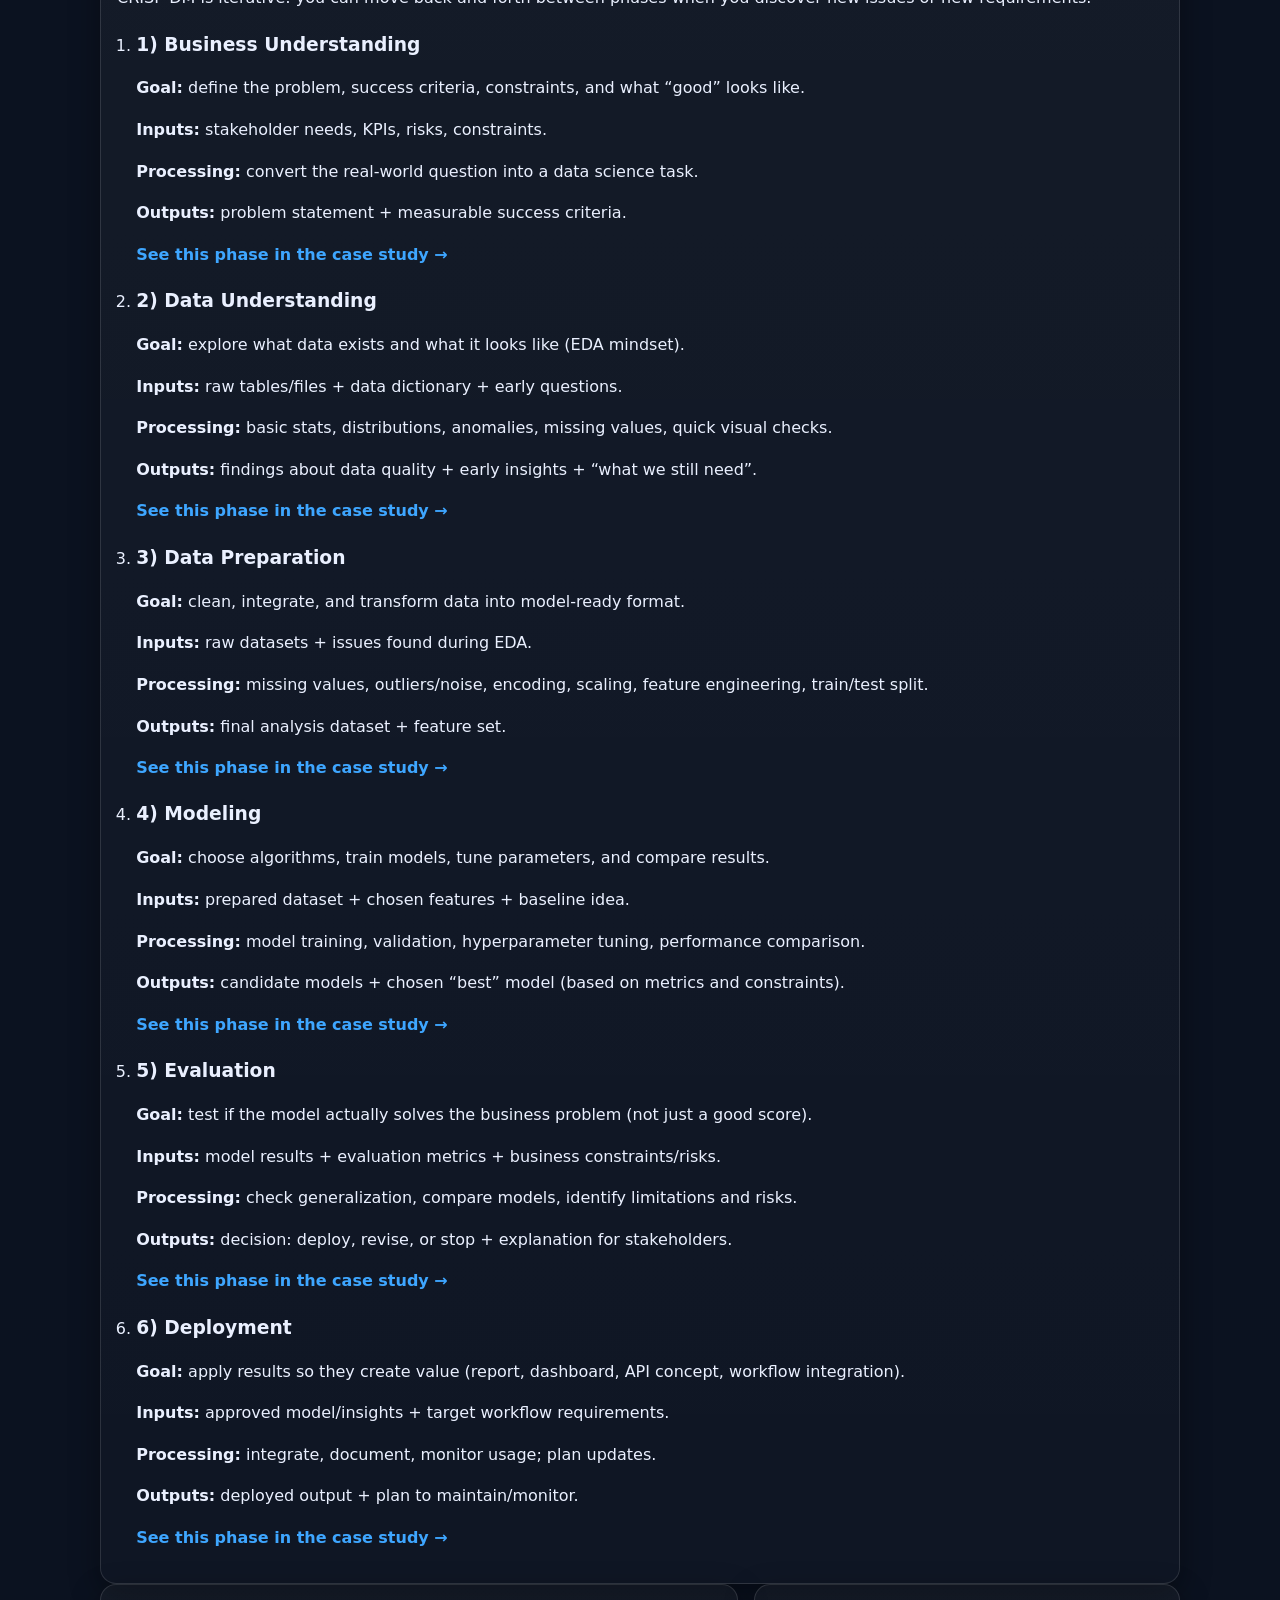
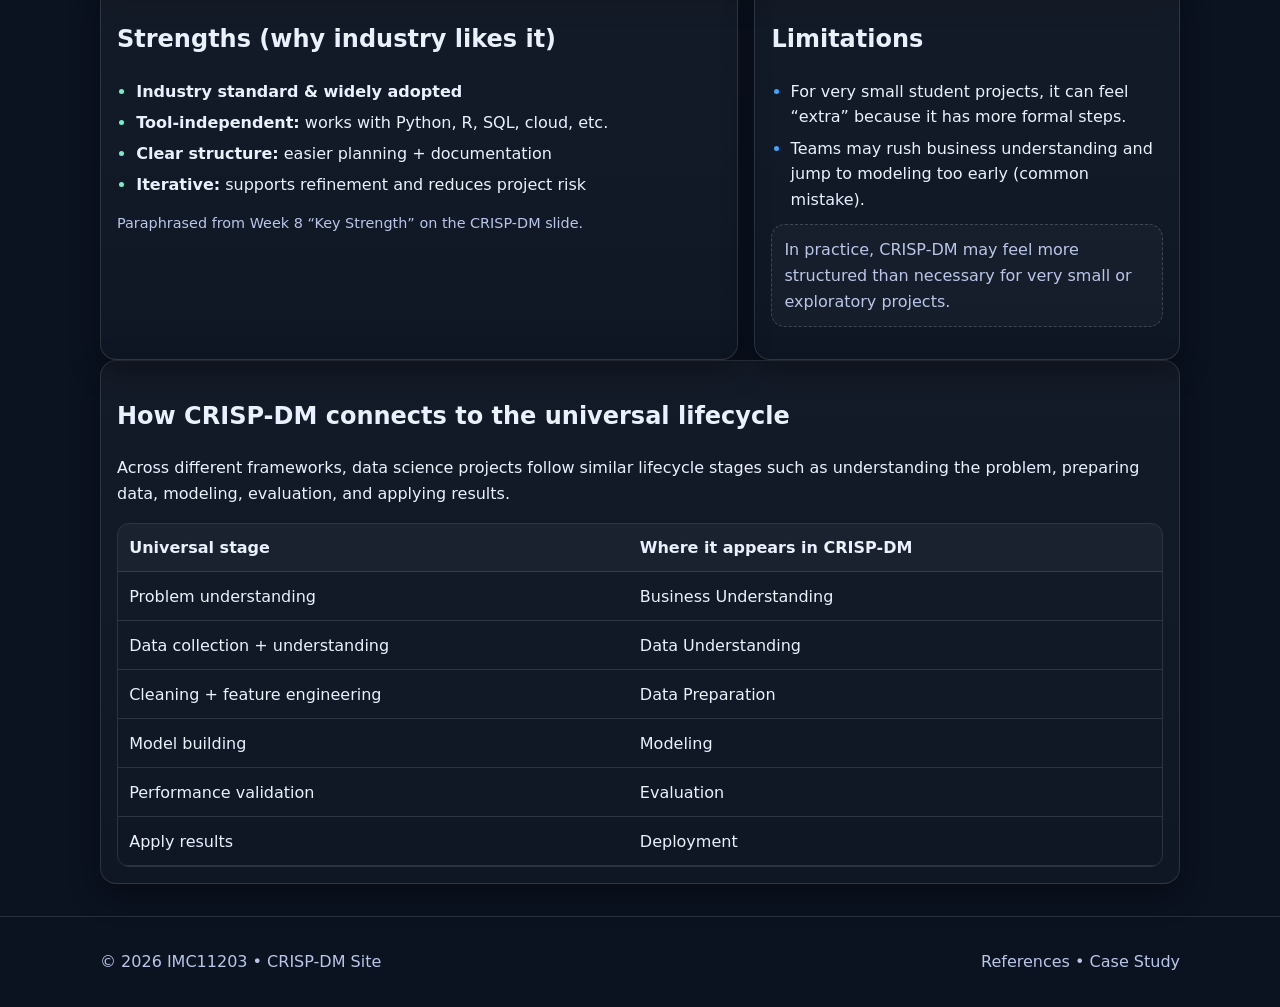
<file: methodology.html>
<!doctype html>
<html lang="en">
<head>
  <meta charset="utf-8" />
  <meta name="viewport" content="width=device-width, initial-scale=1" />
  <meta name="description" content="CRISP-DM overview: phases, purpose, tools, pros/cons, and comparison to OSEMN and KDD." />
  <meta name="theme-color" content="#0b3b7a" />
  <title>Methodology • CRISP-DM</title>

  <link rel="icon" href="assets/favicon.svg" type="image/svg+xml" />
  <link rel="stylesheet" href="styles/main.css" />
  <script defer src="scripts/main.js"></script>
</head>

<body data-page="methodology">
  <a class="skip-link" href="#main">Skip to main content</a>

  <header class="site-header" role="banner">
    <div class="wrap header-row">
      <div class="brand">
        <a class="brand-link" href="index.html" aria-label="Go to Home">
          <span class="brand-mark" aria-hidden="true">DS</span>
          <span class="brand-text">
            <span class="brand-title">CRISP-DM</span>
            <span class="brand-subtitle">Methodology Overview</span>
          </span>
        </a>
      </div>

      <nav class="top-nav" aria-label="Primary navigation">
        <button class="nav-toggle" type="button" data-nav-toggle aria-expanded="false" aria-controls="navList">
          Menu
        </button>
        <ul id="navList" class="nav-list">
          <li><a href="index.html" data-nav="home">Home</a></li>
          <li><a href="methodology.html" data-nav="methodology">Methodology</a></li>
          <li><a href="case-study.html" data-nav="case-study">Case Study</a></li>
          <li><a href="visuals.html" data-nav="visuals">Visuals</a></li>
          <li><a href="about.html" data-nav="about">About</a></li>
        </ul>
      </nav>
    </div>

    <div class="wrap breadcrumb-row" aria-label="Breadcrumb">
      <nav class="breadcrumbs">
        <a class="crumb" href="index.html">Home</a>
        <span class="sep" aria-hidden="true">›</span>
        <span class="crumb" aria-current="page">Methodology</span>
      </nav>

      <div class="header-actions">
        <button class="demo-toggle" type="button" data-demo-toggle>
          Demo Mode: <span data-demo-label>Off</span>
        </button>
      </div>
    </div>
  </header>

  <main id="main" class="wrap" role="main">
    <header class="page-head">
      <h1>CRISP-DM (Cross-Industry Standard Process for Data Mining)</h1>
      <p class="lead">
        CRISP-DM is a structured, iterative method for planning and delivering data projects from a real-world goal
        to a working output (like a report, dashboard, or model in production).
      </p>

	<div class="figure-frame">
	  <img class="figure" src="assets/crispdm-cycle.svg"
		   alt="CRISP-DM cycle showing six phases in a loop: Business Understanding, Data Understanding, Data Preparation, Modeling, Evaluation, and Deployment."
		   loading="lazy">
	</div>

      <div class="callouts" data-demo-callout data-demo-only>
        <p><strong>Demo line:</strong> “CRISP-DM is widely adopted and tool-independent, so it works with Python/R/SQL/cloud.”</p>
      </div>
    </header>

    <section class="grid two">
      <article class="card">
        <h2>Purpose (when & why it’s used)</h2>
        <p>
          I would choose CRISP-DM when the project needs clear documentation, repeatable steps, and a path to real usage.
          It’s especially helpful when stakeholders care about <strong>business goals</strong> and <strong>deployment</strong>, not just modeling.
        </p>
        <ul class="tick">
          <li>Enterprise and industry analytics projects</li>
          <li>Traditional machine learning + data mining</li>
          <li>Projects where you must track risks, constraints, and results</li>
        </ul>
        <p class="fineprint">
          These characteristics reflect how CRISP-DM is commonly applied in real-world data projects.
        </p>
      </article>

      <article class="card">
        <h2>Tools (examples, not a requirement)</h2>
        <p>
          Week 8 emphasizes CRISP-DM is <strong>technology independent</strong>, so tools depend on the situation.
          Here’s a realistic toolkit:
        </p>
        <ul class="bullets">
          <li><strong>Data:</strong> CSV, SQL databases, APIs, logs</li>
          <li><strong>Prep/EDA:</strong> Python (Pandas), Excel, visualization</li>
          <li><strong>Modeling:</strong> scikit-learn (LogReg, Random Forest), or basic stats</li>
          <li><strong>Deployment:</strong> dashboard/report, simple API concept, scheduled refresh</li>
        </ul>
      </article>
    </section>

    <section class="card">
      <h2 id="phases">The 6 CRISP-DM phases (with inputs → processing → outputs)</h2>
      <p>
        CRISP-DM is iterative: you can move back and forth between phases when you discover new issues or new requirements.
      </p>

      <ol class="phase-list">
        <li class="phase" id="phase-1">
          <h3>1) Business Understanding</h3>
          <p><strong>Goal:</strong> define the problem, success criteria, constraints, and what “good” looks like.</p>
          <p><strong>Inputs:</strong> stakeholder needs, KPIs, risks, constraints.</p>
          <p><strong>Processing:</strong> convert the real-world question into a data science task.</p>
          <p><strong>Outputs:</strong> problem statement + measurable success criteria.</p>
          <p class="links">
            <a href="case-study.html#cs-business">See this phase in the case study →</a>
          </p>
        </li>

        <li class="phase" id="phase-2">
          <h3>2) Data Understanding</h3>
          <p><strong>Goal:</strong> explore what data exists and what it looks like (EDA mindset).</p>
          <p><strong>Inputs:</strong> raw tables/files + data dictionary + early questions.</p>
          <p><strong>Processing:</strong> basic stats, distributions, anomalies, missing values, quick visual checks.</p>
          <p><strong>Outputs:</strong> findings about data quality + early insights + “what we still need”.</p>
          <p class="links">
            <a href="case-study.html#cs-data-understanding">See this phase in the case study →</a>
          </p>
        </li>

        <li class="phase" id="phase-3">
          <h3>3) Data Preparation</h3>
          <p><strong>Goal:</strong> clean, integrate, and transform data into model-ready format.</p>
          <p><strong>Inputs:</strong> raw datasets + issues found during EDA.</p>
          <p><strong>Processing:</strong> missing values, outliers/noise, encoding, scaling, feature engineering, train/test split.</p>
          <p><strong>Outputs:</strong> final analysis dataset + feature set.</p>
          <p class="links">
            <a href="case-study.html#cs-data-prep">See this phase in the case study →</a>
          </p>
        </li>

        <li class="phase" id="phase-4">
          <h3>4) Modeling</h3>
          <p><strong>Goal:</strong> choose algorithms, train models, tune parameters, and compare results.</p>
          <p><strong>Inputs:</strong> prepared dataset + chosen features + baseline idea.</p>
          <p><strong>Processing:</strong> model training, validation, hyperparameter tuning, performance comparison.</p>
          <p><strong>Outputs:</strong> candidate models + chosen “best” model (based on metrics and constraints).</p>
          <p class="links">
            <a href="case-study.html#cs-modeling">See this phase in the case study →</a>
          </p>
        </li>

        <li class="phase" id="phase-5">
          <h3>5) Evaluation</h3>
          <p><strong>Goal:</strong> test if the model actually solves the business problem (not just a good score).</p>
          <p><strong>Inputs:</strong> model results + evaluation metrics + business constraints/risks.</p>
          <p><strong>Processing:</strong> check generalization, compare models, identify limitations and risks.</p>
          <p><strong>Outputs:</strong> decision: deploy, revise, or stop + explanation for stakeholders.</p>
          <p class="links">
            <a href="case-study.html#cs-evaluation">See this phase in the case study →</a>
          </p>
        </li>

        <li class="phase" id="phase-6">
          <h3>6) Deployment</h3>
          <p><strong>Goal:</strong> apply results so they create value (report, dashboard, API concept, workflow integration).</p>
          <p><strong>Inputs:</strong> approved model/insights + target workflow requirements.</p>
          <p><strong>Processing:</strong> integrate, document, monitor usage; plan updates.</p>
          <p><strong>Outputs:</strong> deployed output + plan to maintain/monitor.</p>
          <p class="links">
            <a href="case-study.html#cs-deployment">See this phase in the case study →</a>
          </p>
        </li>
      </ol>

      <div class="callouts" data-demo-callout>
        <p>
          <strong>Demo tip:</strong> Mention that CRISP-DM is iterative and you may loop back (e.g., evaluation reveals a data issue → return to preparation).
        </p>
      </div>
    </section>

    <section class="grid two">
      <article class="card">
        <h2>Strengths (why industry likes it)</h2>
        <ul class="tick">
          <li><strong>Industry standard & widely adopted</strong></li>
          <li><strong>Tool-independent:</strong> works with Python, R, SQL, cloud, etc.</li>
          <li><strong>Clear structure:</strong> easier planning + documentation</li>
          <li><strong>Iterative:</strong> supports refinement and reduces project risk</li>
        </ul>
        <p class="fineprint">
          Paraphrased from Week 8 “Key Strength” on the CRISP-DM slide.
        </p>
      </article>

      <article class="card">
        <h2>Limitations</h2>
        <ul class="bullets">
          <li>For very small student projects, it can feel “extra” because it has more formal steps.</li>
          <li>Teams may rush business understanding and jump to modeling too early (common mistake).</li>
        </ul>
        <p class="note">
          In practice, CRISP-DM may feel more structured than necessary for very small or exploratory projects.
        </p>
      </article>
    </section>

    <section class="card">
      <h2>How CRISP-DM connects to the universal lifecycle</h2>
      <p>
        Across different frameworks, data science projects follow similar lifecycle stages such as understanding the problem,
		preparing data, modeling, evaluation, and applying results.
      </p>

      <div class="table-wrap" role="region" aria-label="Lifecycle mapping table" tabindex="0">
        <table class="table">
          <thead>
            <tr>
              <th>Universal stage</th>
              <th>Where it appears in CRISP-DM</th>
            </tr>
          </thead>
          <tbody>
            <tr>
              <td>Problem understanding</td>
              <td>Business Understanding</td>
            </tr>
            <tr>
              <td>Data collection + understanding</td>
              <td>Data Understanding</td>
            </tr>
            <tr>
              <td>Cleaning + feature engineering</td>
              <td>Data Preparation</td>
            </tr>
            <tr>
              <td>Model building</td>
              <td>Modeling</td>
            </tr>
            <tr>
              <td>Performance validation</td>
              <td>Evaluation</td>
            </tr>
            <tr>
              <td>Apply results</td>
              <td>Deployment</td>
            </tr>
          </tbody>
        </table>
      </div>
    </section>

    <section class="rubric-map" aria-label="Rubric Map" data-demo-only>
      <h2 class="h3">Rubric Map (this page)</h2>
      <ul class="rubric-tags">
        <li>Understanding of Methodology</li>
        <li>Design/UX & Visuals</li>
        <li>Website Functionality & Technical Implementation</li>
        <li>Visual Elements & Web Content Presentation</li>
      </ul>
      <p class="small">
        This page explains definition, phases, sequencing, tools, strengths/weaknesses, and compares CRISP-DM to OSEMN/KDD.
      </p>
    </section>
  </main>

  <footer class="site-footer" role="contentinfo">
    <div class="wrap footer-row">
      <p>© <span data-year></span> IMC11203 • CRISP-DM Site</p>
      <p><a href="about.html#references">References</a> • <a href="case-study.html">Case Study</a></p>
    </div>
  </footer>
</body>
</html>
</file>
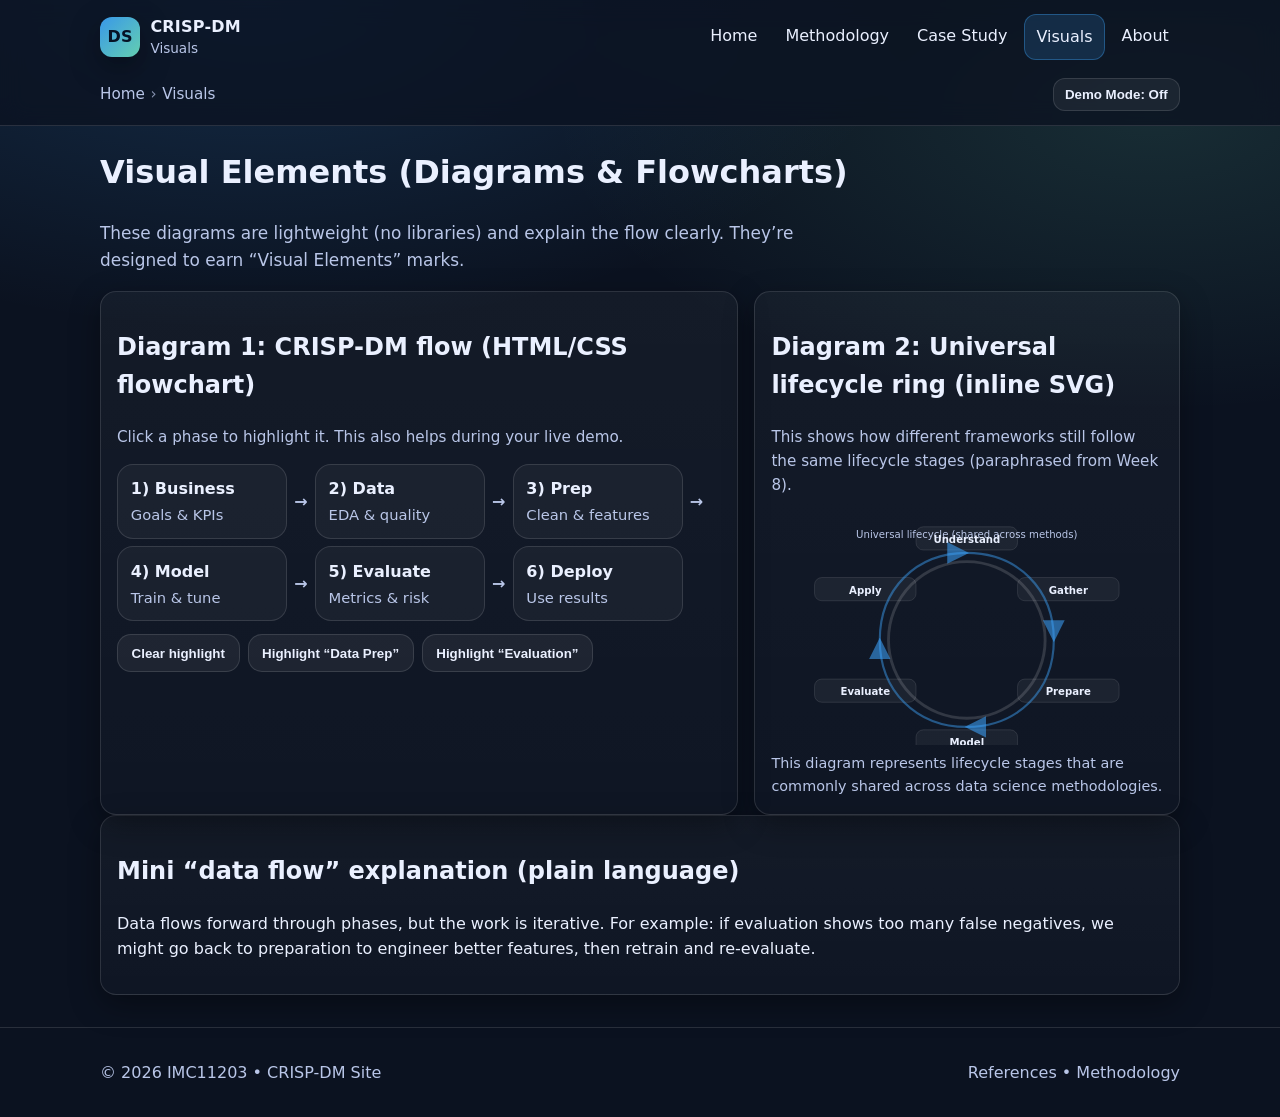
<file: visuals.html>
<!doctype html>
<html lang="en">
<head>
  <meta charset="utf-8" />
  <meta name="viewport" content="width=device-width, initial-scale=1" />
  <meta name="description" content="Visual diagrams for CRISP-DM and the universal data science lifecycle." />
  <meta name="theme-color" content="#0b3b7a" />
  <title>Visuals • CRISP-DM</title>

  <link rel="icon" href="assets/favicon.svg" type="image/svg+xml" />
  <link rel="stylesheet" href="styles/main.css" />
  <script defer src="scripts/main.js"></script>
</head>

<body data-page="visuals">
  <a class="skip-link" href="#main">Skip to main content</a>

  <header class="site-header" role="banner">
    <div class="wrap header-row">
      <div class="brand">
        <a class="brand-link" href="index.html" aria-label="Go to Home">
          <span class="brand-mark" aria-hidden="true">DS</span>
          <span class="brand-text">
            <span class="brand-title">CRISP-DM</span>
            <span class="brand-subtitle">Visuals</span>
          </span>
        </a>
      </div>

      <nav class="top-nav" aria-label="Primary navigation">
        <button class="nav-toggle" type="button" data-nav-toggle aria-expanded="false" aria-controls="navList">
          Menu
        </button>
        <ul id="navList" class="nav-list">
          <li><a href="index.html" data-nav="home">Home</a></li>
          <li><a href="methodology.html" data-nav="methodology">Methodology</a></li>
          <li><a href="case-study.html" data-nav="case-study">Case Study</a></li>
          <li><a href="visuals.html" data-nav="visuals">Visuals</a></li>
          <li><a href="about.html" data-nav="about">About</a></li>
        </ul>
      </nav>
    </div>

    <div class="wrap breadcrumb-row" aria-label="Breadcrumb">
      <nav class="breadcrumbs">
        <a class="crumb" href="index.html">Home</a>
        <span class="sep" aria-hidden="true">›</span>
        <span class="crumb" aria-current="page">Visuals</span>
      </nav>

      <div class="header-actions">
        <button class="demo-toggle" type="button" data-demo-toggle>
          Demo Mode: <span data-demo-label>Off</span>
        </button>
      </div>
    </div>
  </header>

  <main id="main" class="wrap" role="main">
    <header class="page-head">
      <h1>Visual Elements (Diagrams & Flowcharts)</h1>
      <p class="lead">
        These diagrams are lightweight (no libraries) and explain the flow clearly. They’re designed to earn “Visual Elements” marks.
      </p>
    </header>

    <section class="grid two">
      <article class="card">
        <h2>Diagram 1: CRISP-DM flow (HTML/CSS flowchart)</h2>
        <p class="small">
          Click a phase to highlight it. This also helps during your live demo.
        </p>

        <div class="flowchart" role="list" aria-label="CRISP-DM flowchart" data-flowchart>
          <a class="flow-node" role="listitem" href="methodology.html#phase-1" data-phase="bu">
            <span class="node-title">1) Business</span>
            <span class="node-sub">Goals & KPIs</span>
          </a>

          <span class="flow-arrow" aria-hidden="true">→</span>

          <a class="flow-node" role="listitem" href="methodology.html#phase-2" data-phase="du">
            <span class="node-title">2) Data</span>
            <span class="node-sub">EDA & quality</span>
          </a>

          <span class="flow-arrow" aria-hidden="true">→</span>

          <a class="flow-node" role="listitem" href="methodology.html#phase-3" data-phase="dp">
            <span class="node-title">3) Prep</span>
            <span class="node-sub">Clean & features</span>
          </a>

          <span class="flow-arrow" aria-hidden="true">→</span>

          <a class="flow-node" role="listitem" href="methodology.html#phase-4" data-phase="m">
            <span class="node-title">4) Model</span>
            <span class="node-sub">Train & tune</span>
          </a>

          <span class="flow-arrow" aria-hidden="true">→</span>

          <a class="flow-node" role="listitem" href="methodology.html#phase-5" data-phase="e">
            <span class="node-title">5) Evaluate</span>
            <span class="node-sub">Metrics & risk</span>
          </a>

          <span class="flow-arrow" aria-hidden="true">→</span>

          <a class="flow-node" role="listitem" href="methodology.html#phase-6" data-phase="d">
            <span class="node-title">6) Deploy</span>
            <span class="node-sub">Use results</span>
          </a>
        </div>

        <div class="btn-row">
          <button class="btn" type="button" data-highlight="all">Clear highlight</button>
          <button class="btn" type="button" data-highlight="dp">Highlight “Data Prep”</button>
          <button class="btn" type="button" data-highlight="e">Highlight “Evaluation”</button>
        </div>

        <div class="callouts" data-demo-callout data-demo-only>
          <p><strong>Demo line:</strong> “This flowchart is pure HTML/CSS and stays readable on mobile.”</p>
        </div>
      </article>

      <article class="card">
        <h2>Diagram 2: Universal lifecycle ring (inline SVG)</h2>
        <p class="small">
          This shows how different frameworks still follow the same lifecycle stages (paraphrased from Week 8).
        </p>

        <!-- Simple, accessible SVG -->
        <figure class="svg-figure">
          <svg viewBox="0 0 540 320" role="img" aria-label="Universal data lifecycle ring diagram">
            <title>Universal Data Lifecycle</title>
            <desc>Understand, Gather, Prepare, Model, Evaluate, Apply arranged in a circular flow.</desc>

            <defs>
              <marker id="arrowHead" markerWidth="10" markerHeight="10" refX="9" refY="5" orient="auto">
                <path d="M0,0 L10,5 L0,10 Z"></path>
              </marker>
            </defs>

            <g class="svg-text">
              <text x="270" y="34" text-anchor="middle">Universal lifecycle (shared across methods)</text>
            </g>

            <g transform="translate(270 175)">
              <circle r="108" class="svg-ring"></circle>

              <!-- nodes -->
              <g class="svg-node" transform="translate(0,-140)">
                <rect x="-70" y="-16" width="140" height="32" rx="10"></rect>
                <text text-anchor="middle" dy="6">Understand</text>
              </g>

              <g class="svg-node" transform="translate(140,-70)">
                <rect x="-70" y="-16" width="140" height="32" rx="10"></rect>
                <text text-anchor="middle" dy="6">Gather</text>
              </g>

              <g class="svg-node" transform="translate(140,70)">
                <rect x="-70" y="-16" width="140" height="32" rx="10"></rect>
                <text text-anchor="middle" dy="6">Prepare</text>
              </g>

              <g class="svg-node" transform="translate(0,140)">
                <rect x="-70" y="-16" width="140" height="32" rx="10"></rect>
                <text text-anchor="middle" dy="6">Model</text>
              </g>

              <g class="svg-node" transform="translate(-140,70)">
                <rect x="-70" y="-16" width="140" height="32" rx="10"></rect>
                <text text-anchor="middle" dy="6">Evaluate</text>
              </g>

              <g class="svg-node" transform="translate(-140,-70)">
                <rect x="-70" y="-16" width="140" height="32" rx="10"></rect>
                <text text-anchor="middle" dy="6">Apply</text>
              </g>

              <!-- arrows (approx ring) -->
              <path class="svg-arrow" marker-end="url(#arrowHead)"
                d="M0,-120 C70,-120 120,-70 120,0"></path>
              <path class="svg-arrow" marker-end="url(#arrowHead)"
                d="M120,0 C120,70 70,120 0,120"></path>
              <path class="svg-arrow" marker-end="url(#arrowHead)"
                d="M0,120 C-70,120 -120,70 -120,0"></path>
              <path class="svg-arrow" marker-end="url(#arrowHead)"
                d="M-120,0 C-120,-70 -70,-120 0,-120"></path>
            </g>
          </svg>
          <figcaption class="fineprint">
            This diagram represents lifecycle stages that are commonly shared across data science methodologies.
          </figcaption>
        </figure>
      </article>
    </section>

    <section class="card">
      <h2>Mini “data flow” explanation (plain language)</h2>
      <p>
        Data flows forward through phases, but the work is iterative. For example:
        if evaluation shows too many false negatives, we might go back to preparation to engineer better features,
        then retrain and re-evaluate.
      </p>
    </section>

    <section class="rubric-map" aria-label="Rubric Map" data-demo-only>
      <h2 class="h3">Rubric Map (this page)</h2>
      <ul class="rubric-tags">
        <li>Visual Elements & Web Content Presentation</li>
        <li>Design, UX & Visual Appeal</li>
        <li>Website Functionality & Technical Implementation</li>
        <li>Ability to Perform Technical Demonstration</li>
      </ul>
      <p class="small">
        This page delivers diagrams/flowcharts using accessible HTML/CSS/SVG and small JS interactivity.
      </p>
    </section>
  </main>

  <footer class="site-footer" role="contentinfo">
    <div class="wrap footer-row">
      <p>© <span data-year></span> IMC11203 • CRISP-DM Site</p>
      <p><a href="about.html#references">References</a> • <a href="methodology.html">Methodology</a></p>
    </div>
  </footer>
</body>
</html>
</file>
<file: styles/main.css>
/* =========================================================
   IMC11203 CRISP-DM Site
   Mobile-first, responsive, accessible, and print-friendly.
   System font stack for performance. No external libraries.
   ========================================================= */

/* ---------- CSS Reset-ish (light) ---------- */
* { box-sizing: border-box; }
html:focus-within { scroll-behavior: smooth; }
body { margin: 0; line-height: 1.6; }
img, svg { max-width: 100%; height: auto; }
a { color: inherit; }
table { border-collapse: collapse; width: 100%; }

/* ---------- Theme tokens ---------- */
:root{
  --bg: #0b1220;
  --surface: #0f1a2f;
  --card: #101f3b;
  --text: #eaf0ff;
  --muted: #b9c6e8;
  --line: rgba(255,255,255,.12);

  --brand: #3ea6ff;
  --brand-2: #74f0c8;
  --warn: #ffd166;

  --shadow: 0 10px 30px rgba(0,0,0,.35);
  --radius: 16px;
  --radius-sm: 12px;

  --max: 1080px;
  --focus: 2px solid #ffffff;
}

/* ---------- Base typography ---------- */
body{
  font-family: system-ui, -apple-system, Segoe UI, Roboto, Arial, sans-serif;
  background: radial-gradient(1200px 600px at 20% 0%, rgba(62,166,255,.18), transparent 55%),
              radial-gradient(1000px 500px at 90% 10%, rgba(116,240,200,.12), transparent 60%),
              var(--bg);
  color: var(--text);
}

.wrap{
  width: min(var(--max), calc(100% - 2rem));
  margin-inline: auto;
}

/* ---------- Skip link ---------- */
.skip-link{
  position: absolute;
  left: -999px;
  top: 0;
  background: #fff;
  color: #000;
  padding: .6rem .8rem;
  border-radius: 8px;
  z-index: 9999;
}
.skip-link:focus{ left: 1rem; top: 1rem; outline: var(--focus); }

/* ---------- Header ---------- */
.site-header{
  position: sticky;
  top: 0;
  z-index: 50;
  background: rgba(11,18,32,.75);
  backdrop-filter: blur(12px);
  border-bottom: 1px solid var(--line);
}

.header-row{
  display: flex;
  align-items: center;
  justify-content: space-between;
  gap: 1rem;
  padding: .9rem 0 .6rem;
}

.brand-link{
  display: flex;
  gap: .65rem;
  align-items: center;
  text-decoration: none;
}
.brand-mark{
  width: 40px;
  height: 40px;
  border-radius: 12px;
  display: grid;
  place-items: center;
  background: linear-gradient(135deg, rgba(62,166,255,.9), rgba(116,240,200,.85));
  color: #061224;
  font-weight: 800;
  box-shadow: var(--shadow);
}
.brand-title{ display: block; font-weight: 800; letter-spacing: .2px; }
.brand-subtitle{ display: block; font-size: .85rem; color: var(--muted); margin-top: -2px; }

/* ---------- Nav ---------- */
.top-nav{ position: relative; }
.nav-toggle{
  display: inline-flex;
  align-items: center;
  gap: .5rem;
  border: 1px solid var(--line);
  background: rgba(255,255,255,.06);
  color: var(--text);
  padding: .55rem .75rem;
  border-radius: 12px;
  cursor: pointer;
}
.nav-toggle:focus{ outline: var(--focus); outline-offset: 2px; }

.nav-list{
  list-style: none;
  margin: .65rem 0 0;
  padding: .6rem;
  border: 1px solid var(--line);
  border-radius: 14px;
  background: rgba(16,31,59,.92);
  box-shadow: var(--shadow);

  display: none;
  position: absolute;
  right: 0;
  min-width: 240px;
}
.nav-list.is-open{ display: grid; gap: .15rem; }
.nav-list a{
  display: block;
  padding: .6rem .7rem;
  border-radius: 12px;
  text-decoration: none;
  color: var(--text);
}
.nav-list a:hover{ background: rgba(255,255,255,.07); }
.nav-list a.is-active{
  background: rgba(62,166,255,.16);
  border: 1px solid rgba(62,166,255,.35);
}

/* Desktop nav */
@media (min-width: 860px){
  .nav-toggle{ display: none; }
  .nav-list{
    display: flex;
    position: static;
    margin: 0;
    padding: 0;
    border: none;
    background: transparent;
    box-shadow: none;
    gap: .35rem;
    min-width: auto;
  }
  .nav-list a{ padding: .55rem .7rem; }
}

/* ---------- Breadcrumb + header actions ---------- */
.breadcrumb-row{
  display: flex;
  align-items: center;
  justify-content: space-between;
  gap: 1rem;
  padding: .55rem 0 .85rem;
}
.breadcrumbs{
  display: flex;
  align-items: center;
  flex-wrap: wrap;
  gap: .35rem;
  color: var(--muted);
  font-size: .95rem;
}
.breadcrumbs a{ color: var(--muted); text-decoration: none; }
.breadcrumbs a:hover{ text-decoration: underline; }
.sep{ opacity: .7; }

.demo-toggle{
  border: 1px solid var(--line);
  background: rgba(255,255,255,.06);
  color: var(--text);
  padding: .5rem .7rem;
  border-radius: 12px;
  cursor: pointer;
  font-weight: 650;
}
.demo-toggle:focus{ outline: var(--focus); outline-offset: 2px; }

/* ---------- Layout helpers ---------- */
.page-head{ margin: 1.2rem 0 1rem; }
.lead{ color: var(--muted); font-size: 1.06rem; max-width: 70ch; }

.grid{ display: grid; gap: 1rem; }
.grid.two{ grid-template-columns: 1fr; }
@media (min-width: 860px){
  .grid.two{ grid-template-columns: 1.2fr .8fr; }
  .grid.two > :nth-child(2){ align-self: start; }
}

/* ---------- Cards ---------- */
.card{
  background: linear-gradient(180deg, rgba(255,255,255,.04), rgba(255,255,255,.02));
  border: 1px solid var(--line);
  border-radius: var(--radius);
  padding: 1rem;
  box-shadow: var(--shadow);
}
.h3{ font-size: 1.1rem; margin-top: 0; }
.h4{ font-size: 1rem; margin-top: 0; }
.small{ font-size: .95rem; color: var(--muted); }
.fineprint{ font-size: .9rem; color: var(--muted); }
.note{
  margin-top: .75rem;
  padding: .75rem;
  border-radius: 14px;
  border: 1px dashed rgba(255,255,255,.18);
  color: var(--muted);
  background: rgba(255,255,255,.03);
}

/* ---------- Hero ---------- */
.hero{ display: grid; gap: 1rem; margin: 1.2rem 0 1rem; }
@media (min-width: 860px){
  .hero{ grid-template-columns: 1.25fr .75fr; align-items: start; }
}
.hero-card{
  background: linear-gradient(135deg, rgba(62,166,255,.18), rgba(116,240,200,.10));
  border: 1px solid rgba(255,255,255,.14);
  border-radius: var(--radius);
  padding: 1.1rem;
  box-shadow: var(--shadow);
}
.hero-actions{ display: flex; flex-wrap: wrap; gap: .6rem; margin-top: .9rem; }
.info-card{ border-radius: var(--radius); }

/* ---------- Buttons ---------- */
.btn{
  display: inline-flex;
  align-items: center;
  justify-content: center;
  gap: .5rem;
  padding: .65rem .85rem;
  border-radius: 14px;
  border: 1px solid var(--line);
  background: rgba(255,255,255,.06);
  color: var(--text);
  text-decoration: none;
  cursor: pointer;
  font-weight: 700;
}
.btn:hover{ background: rgba(255,255,255,.10); }
.btn:focus{ outline: var(--focus); outline-offset: 2px; }
.btn.primary{
  border-color: rgba(62,166,255,.45);
  background: rgba(62,166,255,.18);
}

/* ---------- Lists ---------- */
.tick, .bullets{
  margin: .6rem 0 0;
  padding-left: 1.2rem;
}
.tick li{ margin: .35rem 0; }
.bullets li{ margin: .35rem 0; }
.tick li::marker{ color: var(--brand-2); }
.bullets li::marker{ color: var(--brand); }

/* ---------- Mini flow pills ---------- */
.mini-flow{
  display: flex;
  flex-wrap: wrap;
  gap: .35rem .5rem;
  margin-top: .8rem;
  align-items: center;
}
.pill{
  padding: .25rem .55rem;
  border-radius: 999px;
  border: 1px solid var(--line);
  background: rgba(255,255,255,.05);
  font-weight: 700;
  font-size: .92rem;
}
.arrow{ color: var(--muted); }

/* ---------- Tables ---------- */
.table-wrap{
  overflow: auto;
  border-radius: var(--radius-sm);
  border: 1px solid var(--line);
  margin-top: .8rem;
}
.table th, .table td{
  padding: .7rem .7rem;
  border-bottom: 1px solid var(--line);
  vertical-align: top;
}
.table thead th{
  text-align: left;
  background: rgba(255,255,255,.04);
}

/* ---------- Phase list ---------- */
.phase-list{ padding-left: 1.2rem; }
.phase{ margin: .9rem 0; }
.phase h3{ margin-bottom: .35rem; }
.phase .links a{
  color: var(--brand);
  text-decoration: none;
  font-weight: 700;
}
.phase .links a:hover{ text-decoration: underline; }

/* ---------- Case Study: Inputs/Processing/Outputs grid ---------- */
.io-grid{
  display: grid;
  gap: .8rem;
  margin-top: .8rem;
}
@media (min-width: 860px){
  .io-grid{ grid-template-columns: 1fr 1fr 1fr; }
}
.phase-card{ scroll-margin-top: 120px; }

/* ---------- Subnav ---------- */
.subnav-list{
  list-style: none;
  padding-left: 0;
  display: grid;
  gap: .4rem;
  margin: .5rem 0 0;
}
.subnav a{
  display: block;
  padding: .55rem .7rem;
  border-radius: 12px;
  border: 1px solid var(--line);
  text-decoration: none;
  background: rgba(255,255,255,.04);
}
.subnav a:hover{ background: rgba(255,255,255,.07); }

/* ---------- Flowchart ---------- */
.flowchart{
  display: flex;
  flex-wrap: wrap;
  gap: .45rem;
  align-items: center;
  margin-top: .8rem;
}
.flow-node{
  display: grid;
  gap: .1rem;
  padding: .7rem .8rem;
  border-radius: 16px;
  text-decoration: none;
  border: 1px solid var(--line);
  background: rgba(255,255,255,.04);
  min-width: 170px;
}
.node-title{ font-weight: 900; }
.node-sub{ color: var(--muted); font-size: .92rem; }
.flow-arrow{ color: var(--muted); font-weight: 900; }
.flow-node.is-highlight{
  border-color: rgba(255,209,102,.55);
  background: rgba(255,209,102,.10);
}
.btn-row{ display: flex; flex-wrap: wrap; gap: .5rem; margin-top: .8rem; }

/* ---------- SVG styling ---------- */
.svg-figure{ margin: 0; }
.svg-ring{ fill: none; stroke: rgba(255,255,255,.14); stroke-width: 4; }
.svg-node rect{ fill: rgba(255,255,255,.05); stroke: rgba(255,255,255,.14); }
.svg-node text{ fill: var(--text); font-weight: 800; font-size: 14px; }
.svg-text text{ fill: var(--muted); font-size: 14px; }
.svg-arrow{ fill: none; stroke: rgba(62,166,255,.45); stroke-width: 3; }
#arrowHead path{ fill: rgba(62,166,255,.55); }

/* ---------- Demo callouts ---------- */
.callouts{
  display: none;
  margin-top: .9rem;
  padding: .8rem;
  border-radius: var(--radius-sm);
  background: rgba(116,240,200,.10);
  border: 1px solid rgba(116,240,200,.28);
  color: var(--text);
}
body.demo-mode [data-demo-callout]{ display: block; }

/* ---------- Rubric map ---------- */
.rubric-map{
  margin: 1.2rem 0 1.5rem;
  padding: 1rem;
  border-radius: var(--radius);
  border: 1px solid rgba(62,166,255,.25);
  background: rgba(62,166,255,.07);
}
.rubric-tags{
  list-style: none;
  padding-left: 0;
  display: flex;
  flex-wrap: wrap;
  gap: .4rem;
  margin: .5rem 0 .2rem;
}
.rubric-tags li{
  padding: .25rem .55rem;
  border-radius: 999px;
  border: 1px solid rgba(255,255,255,.16);
  background: rgba(255,255,255,.04);
  font-size: .92rem;
}

/* ---------- Demo script box ---------- */
.script{
  border-radius: var(--radius-sm);
  border: 1px solid var(--line);
  background: rgba(255,255,255,.03);
  padding: .9rem;
}
.script p{ margin-top: 0; }

/* ---------- Footer ---------- */
.site-footer{
  border-top: 1px solid var(--line);
  margin-top: 2rem;
  padding: 1rem 0;
  color: var(--muted);
}
.footer-row{
  display: flex;
  flex-wrap: wrap;
  gap: .6rem 1rem;
  justify-content: space-between;
  align-items: center;
}
.site-footer a{ color: var(--muted); text-decoration: none; }
.site-footer a:hover{ text-decoration: underline; }

/* ---------- Focus visibility ---------- */
a:focus, button:focus{ outline: var(--focus); outline-offset: 2px; }

/* ---------- Print-friendly ---------- */
@media print{
  .site-header, .site-footer, .demo-toggle, .nav-toggle, .btn-row, .callouts{ display: none !important; }
  body{ background: #fff; color: #000; }
  .card, .hero-card, .rubric-map{ box-shadow: none; background: #fff; border: 1px solid #ccc; }
  a{ color: #000; text-decoration: underline; }
  .wrap{ width: 100%; margin: 0; }
}
/* --- Demo-only content control --- */
[data-demo-only] {
  display: none;
}

body.demo-mode [data-demo-only] {
  display: block;
}
.refs { margin: .6rem 0 0; padding-left: 1.2rem; }
.refs li { margin: .85rem 0; }

.figure {
  width: 100%;
  height: auto;
  display: block;
  margin: 0.75rem auto;
  border-radius: 14px;
}

.figure-frame {
  border: 2px solid rgba(11, 59, 122, 0.25);
  background: #fff;
  padding: 0.75rem;
  border-radius: 16px;
}

.author {
  display: grid;
  grid-template-columns: 140px 1fr;
  gap: 1rem;
  align-items: center;
}

.author-photo {
  width: 140px;
  height: 140px;
  object-fit: cover;
  border-radius: 16px;
  border: 2px solid rgba(11, 59, 122, 0.25);
}

.author-text p {
  margin: 0.25rem 0;
}

@media (max-width: 640px) {
  .author {
    grid-template-columns: 1fr;
    text-align: center;
  }

  .author-photo {
    margin: 0 auto;
  }
}
</file>
